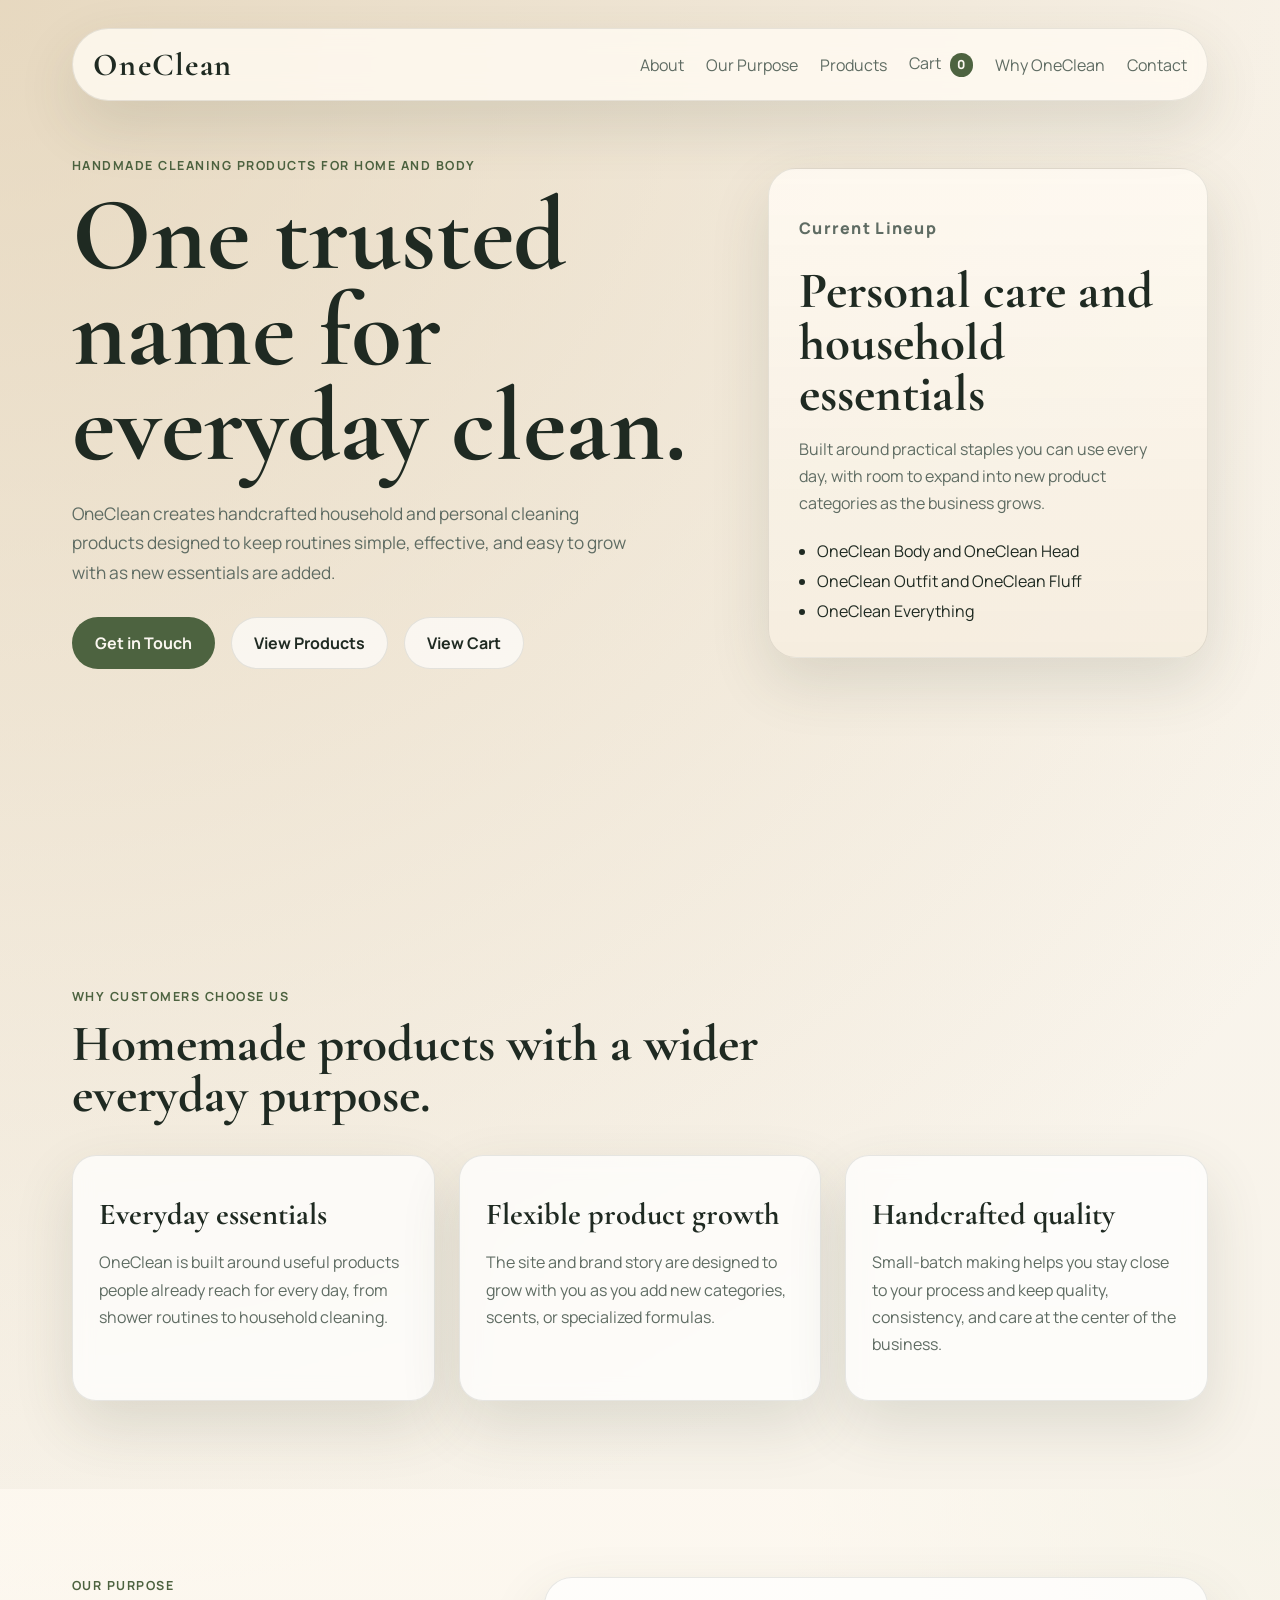
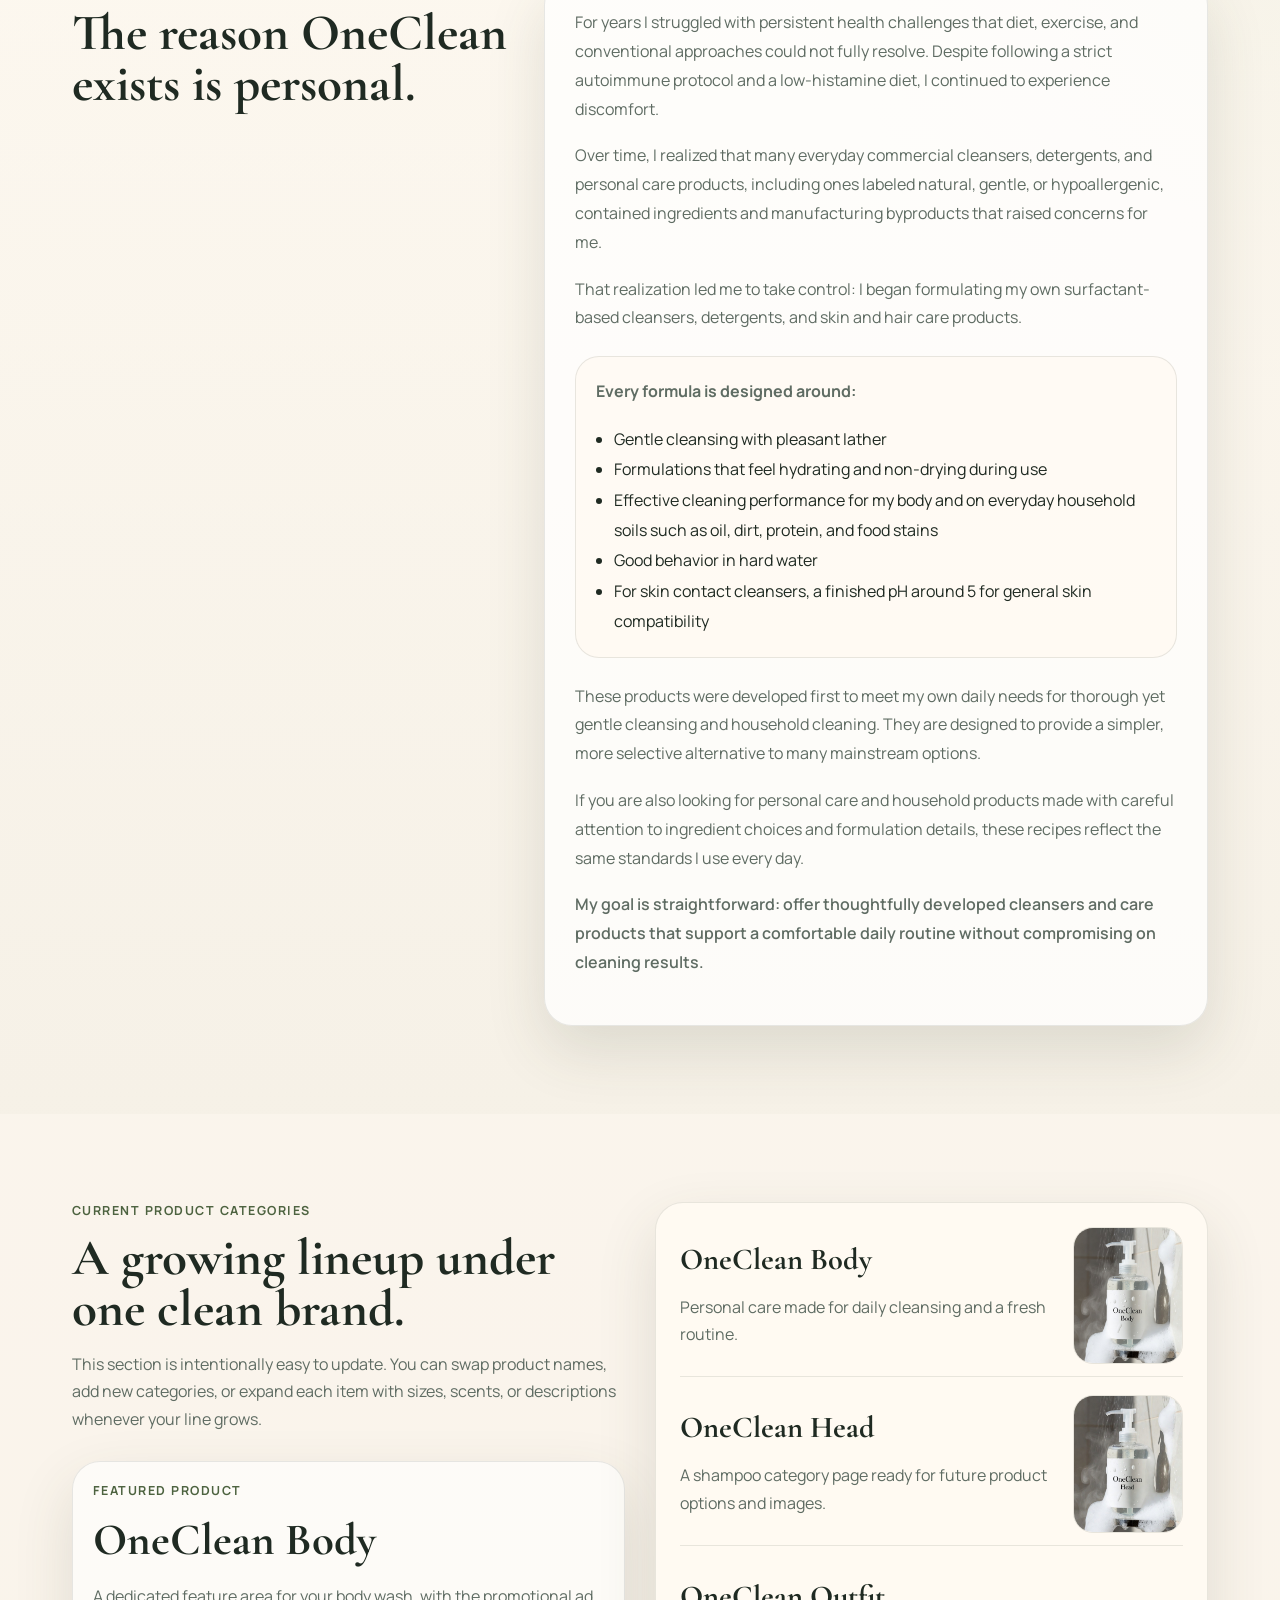
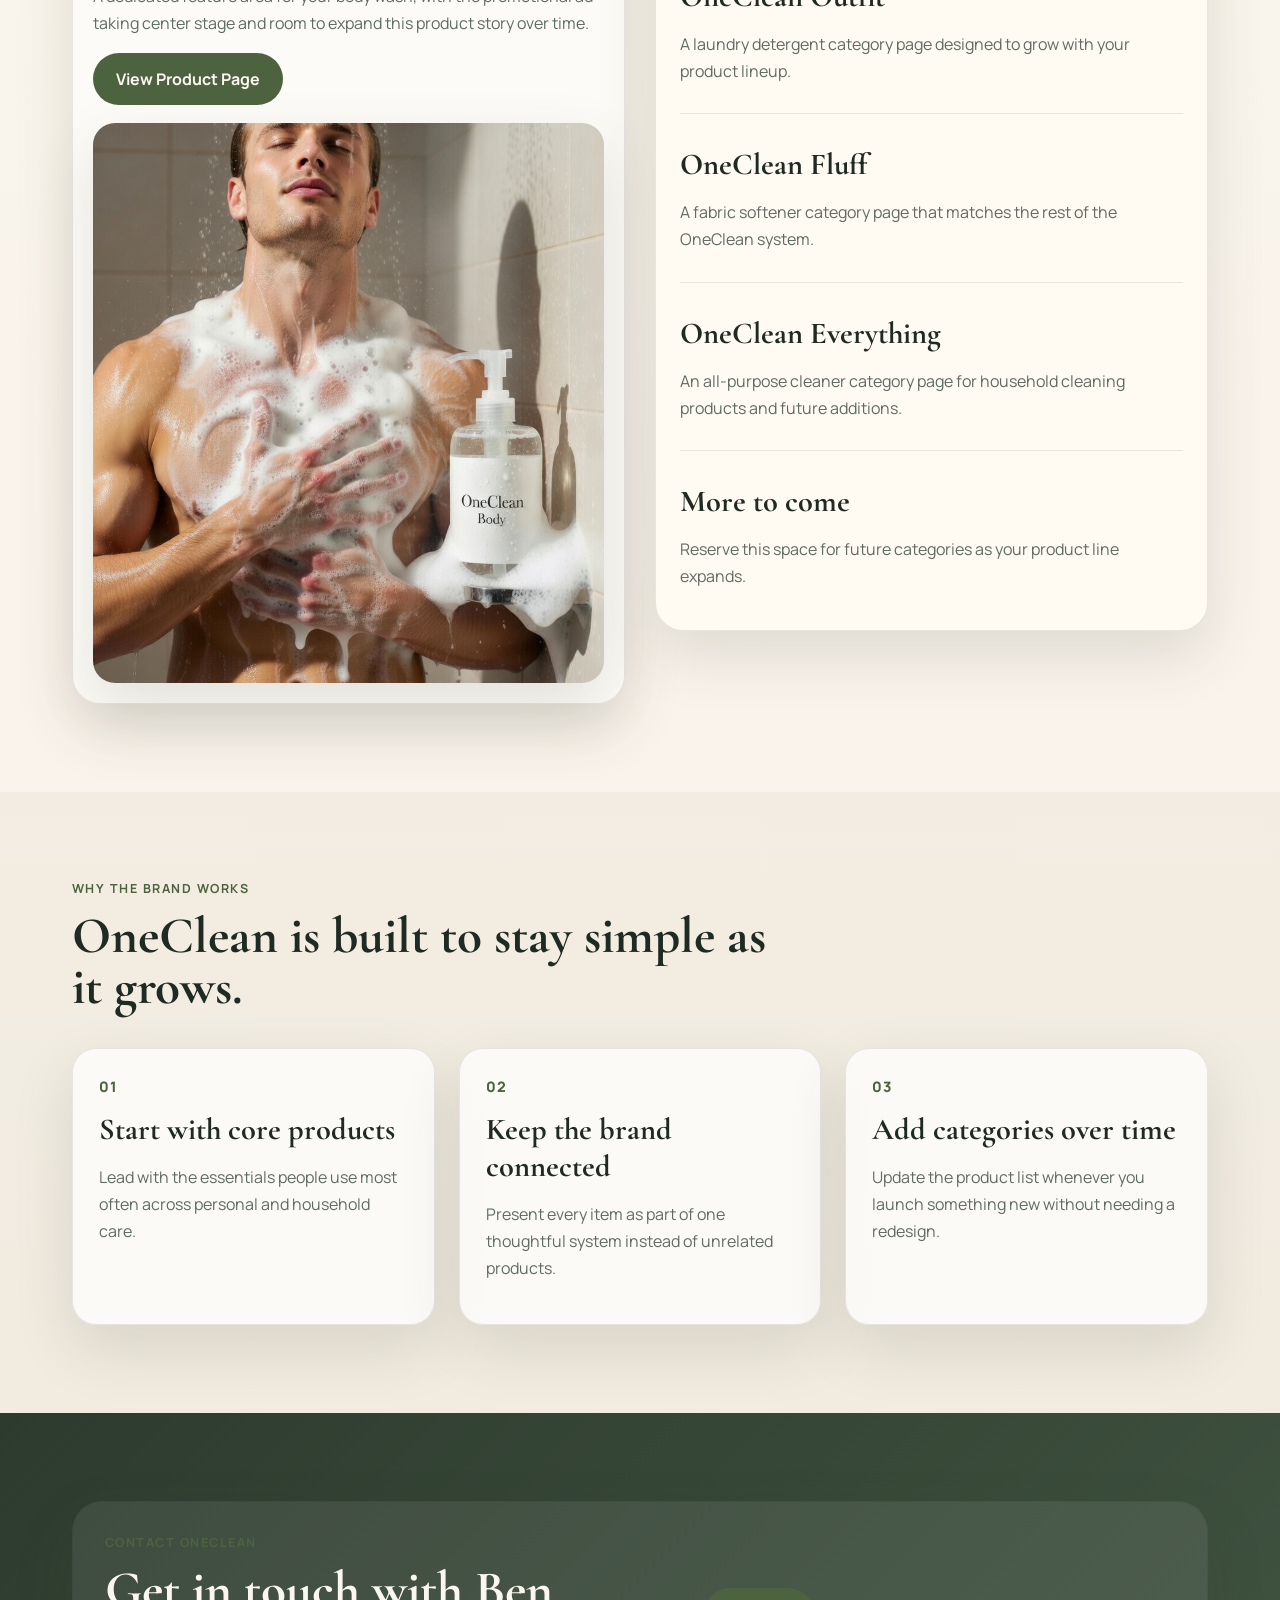
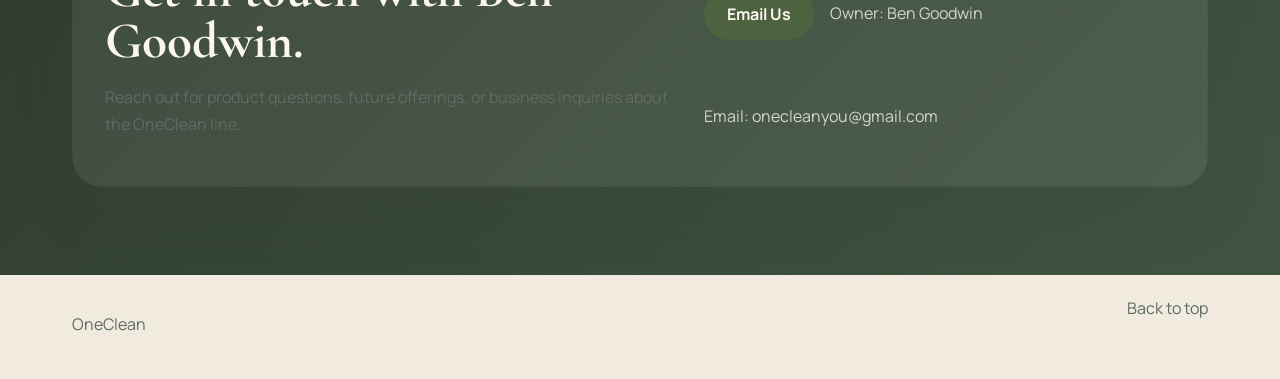
<file: index.html>
<!DOCTYPE html>
<html lang="en">
  <head>
    <meta charset="UTF-8" />
    <meta name="viewport" content="width=device-width, initial-scale=1.0" />
    <title>OneClean</title>
    <meta
      name="description"
      content="OneClean offers handmade household and personal cleaning products, from body wash and shampoo to laundry and all-purpose cleaners."
    />
    <link rel="preconnect" href="https://fonts.googleapis.com" />
    <link rel="preconnect" href="https://fonts.gstatic.com" crossorigin />
    <link
      href="https://fonts.googleapis.com/css2?family=Cormorant+Garamond:wght@500;600;700&family=Manrope:wght@400;500;600;700&display=swap"
      rel="stylesheet"
    />
    <link rel="stylesheet" href="styles.css" />
  </head>
  <body>
    <header class="hero" id="top">
      <nav class="nav">
        <a class="brand" href="#top">OneClean</a>
        <button
          class="nav-toggle"
          type="button"
          aria-expanded="false"
          aria-controls="nav-links"
        >
          Menu
        </button>
        <div class="nav-links" id="nav-links">
          <a href="#about">About</a>
          <a href="#purpose">Our Purpose</a>
          <a href="#products">Products</a>
          <a href="cart.html">Cart <span class="cart-count" data-cart-count>0</span></a>
          <a href="#how-it-works">Why OneClean</a>
          <a href="#contact">Contact</a>
        </div>
      </nav>

      <div class="hero-content">
        <div class="hero-copy">
          <p class="eyebrow">Handmade cleaning products for home and body</p>
          <h1>One trusted name for everyday clean.</h1>
          <p class="hero-text">
            OneClean creates handcrafted household and personal cleaning
            products designed to keep routines simple, effective, and easy to
            grow with as new essentials are added.
          </p>
          <div class="hero-actions">
            <a class="button button-primary" href="#contact">Get in Touch</a>
            <a class="button button-secondary" href="#products">View Products</a>
            <a class="button button-secondary" href="cart.html">View Cart</a>
          </div>
        </div>

        <div class="hero-card">
          <p class="card-label">Current Lineup</p>
          <h2>Personal care and household essentials</h2>
          <p>
            Built around practical staples you can use every day, with room to
            expand into new product categories as the business grows.
          </p>
          <ul class="feature-list">
            <li>OneClean Body and OneClean Head</li>
            <li>OneClean Outfit and OneClean Fluff</li>
            <li>OneClean Everything</li>
          </ul>
        </div>
      </div>
    </header>

    <main>
      <section class="section section-light" id="about">
        <div class="section-heading">
          <p class="eyebrow">Why customers choose us</p>
          <h2>Homemade products with a wider everyday purpose.</h2>
        </div>
        <div class="grid grid-three">
          <article class="info-card">
            <h3>Everyday essentials</h3>
            <p>
              OneClean is built around useful products people already reach for
              every day, from shower routines to household cleaning.
            </p>
          </article>
          <article class="info-card">
            <h3>Flexible product growth</h3>
            <p>
              The site and brand story are designed to grow with you as you add
              new categories, scents, or specialized formulas.
            </p>
          </article>
          <article class="info-card">
            <h3>Handcrafted quality</h3>
            <p>
              Small-batch making helps you stay close to your process and keep
              quality, consistency, and care at the center of the business.
            </p>
          </article>
        </div>
      </section>

      <section class="section section-purpose" id="purpose">
        <div class="purpose-layout">
          <div class="section-heading purpose-heading">
            <p class="eyebrow">Our Purpose</p>
            <h2>The reason OneClean exists is personal.</h2>
          </div>
          <div class="purpose-card">
            <p>
              For years I struggled with persistent health challenges that diet,
              exercise, and conventional approaches could not fully resolve.
              Despite following a strict autoimmune protocol and a
              low-histamine diet, I continued to experience discomfort.
            </p>
            <p>
              Over time, I realized that many everyday commercial cleansers,
              detergents, and personal care products, including ones labeled
              natural, gentle, or hypoallergenic, contained ingredients and
              manufacturing byproducts that raised concerns for me.
            </p>
            <p>
              That realization led me to take control: I began formulating my
              own surfactant-based cleansers, detergents, and skin and hair care
              products.
            </p>
            <div class="purpose-priorities">
              <p class="purpose-label">Every formula is designed around:</p>
              <ul class="feature-list">
                <li>Gentle cleansing with pleasant lather</li>
                <li>Formulations that feel hydrating and non-drying during use</li>
                <li>Effective cleaning performance for my body and on everyday household soils such as oil, dirt, protein, and food stains</li>
                <li>Good behavior in hard water</li>
                <li>For skin contact cleansers, a finished pH around 5 for general skin compatibility</li>
              </ul>
            </div>
            <p>
              These products were developed first to meet my own daily needs
              for thorough yet gentle cleansing and household cleaning. They
              are designed to provide a simpler, more selective alternative to
              many mainstream options.
            </p>
            <p>
              If you are also looking for personal care and household products
              made with careful attention to ingredient choices and formulation
              details, these recipes reflect the same standards I use every
              day.
            </p>
            <p class="purpose-close">
              My goal is straightforward: offer thoughtfully developed
              cleansers and care products that support a comfortable daily
              routine without compromising on cleaning results.
            </p>
          </div>
        </div>
      </section>

      <section class="section section-accent" id="products">
        <div class="split-layout">
          <div>
            <p class="eyebrow">Current product categories</p>
            <h2>A growing lineup under one clean brand.</h2>
            <p class="section-text">
              This section is intentionally easy to update. You can swap product
              names, add new categories, or expand each item with sizes, scents,
              or descriptions whenever your line grows.
            </p>
            <div class="featured-product">
              <div class="featured-copy">
                <p class="eyebrow">Featured product</p>
                <h3>OneClean Body</h3>
                <p class="section-text">
                  A dedicated feature area for your body wash, with the
                  promotional ad taking center stage and room to expand this
                  product story over time.
                </p>
                <a class="button button-primary" href="bodywash.html"
                  >View Product Page</a
                >
              </div>
              <img
                class="featured-ad-image"
                src="images/oneclean-body-ad.jpeg"
                alt="Advertisement for OneClean Body body wash"
              />
            </div>
          </div>
          <div class="ingredient-panel">
            <div class="ingredient-item">
              <div class="product-item-header">
                <div>
                  <h3><a href="bodywash.html">OneClean Body</a></h3>
                  <p>
                    Personal care made for daily cleansing and a fresh routine.
                  </p>
                </div>
                <img
                  class="product-thumb"
                  src="images/oneclean-body-bottle.jpeg"
                  alt="Bottle of OneClean Body body wash"
                />
              </div>
            </div>
            <div class="ingredient-item">
              <div class="product-item-header">
                <div>
                  <h3><a href="shampoo.html">OneClean Head</a></h3>
                  <p>
                    A shampoo category page ready for future product options and
                    images.
                  </p>
                </div>
                <img
                  class="product-thumb"
                  src="images/oneclean-head-bottle.jpeg"
                  alt="Bottle of OneClean Head shampoo"
                />
              </div>
            </div>
            <div class="ingredient-item">
              <h3><a href="outfit.html">OneClean Outfit</a></h3>
              <p>A laundry detergent category page designed to grow with your product lineup.</p>
            </div>
            <div class="ingredient-item">
              <h3><a href="fluff.html">OneClean Fluff</a></h3>
              <p>A fabric softener category page that matches the rest of the OneClean system.</p>
            </div>
            <div class="ingredient-item">
              <h3><a href="everything.html">OneClean Everything</a></h3>
              <p>An all-purpose cleaner category page for household cleaning products and future additions.</p>
            </div>
            <div class="ingredient-item">
              <h3>More to come</h3>
              <p>Reserve this space for future categories as your product line expands.</p>
            </div>
          </div>
        </div>
      </section>

      <section class="section section-light" id="how-it-works">
        <div class="section-heading">
          <p class="eyebrow">Why the brand works</p>
          <h2>OneClean is built to stay simple as it grows.</h2>
        </div>
        <div class="grid grid-three">
          <article class="step-card">
            <span class="step-number">01</span>
            <h3>Start with core products</h3>
            <p>Lead with the essentials people use most often across personal and household care.</p>
          </article>
          <article class="step-card">
            <span class="step-number">02</span>
            <h3>Keep the brand connected</h3>
            <p>Present every item as part of one thoughtful system instead of unrelated products.</p>
          </article>
          <article class="step-card">
            <span class="step-number">03</span>
            <h3>Add categories over time</h3>
            <p>Update the product list whenever you launch something new without needing a redesign.</p>
          </article>
        </div>
      </section>

      <section class="section section-dark" id="contact">
        <div class="contact-panel">
          <div>
            <p class="eyebrow">Contact OneClean</p>
            <h2>Get in touch with Ben Goodwin.</h2>
            <p class="section-text">
              Reach out for product questions, future offerings, or business
              inquiries about the OneClean line.
            </p>
          </div>
          <div class="contact-actions">
            <a class="button button-primary" href="mailto:onecleanyou@gmail.com"
              >Email Us</a
            >
            <p class="contact-note">Owner: Ben Goodwin</p>
            <p class="contact-note">Email: onecleanyou@gmail.com</p>
          </div>
        </div>
      </section>
    </main>

    <footer class="footer">
      <p>OneClean</p>
      <a href="#top">Back to top</a>
    </footer>

    <script src="script.js"></script>
  </body>
</html>
</file>
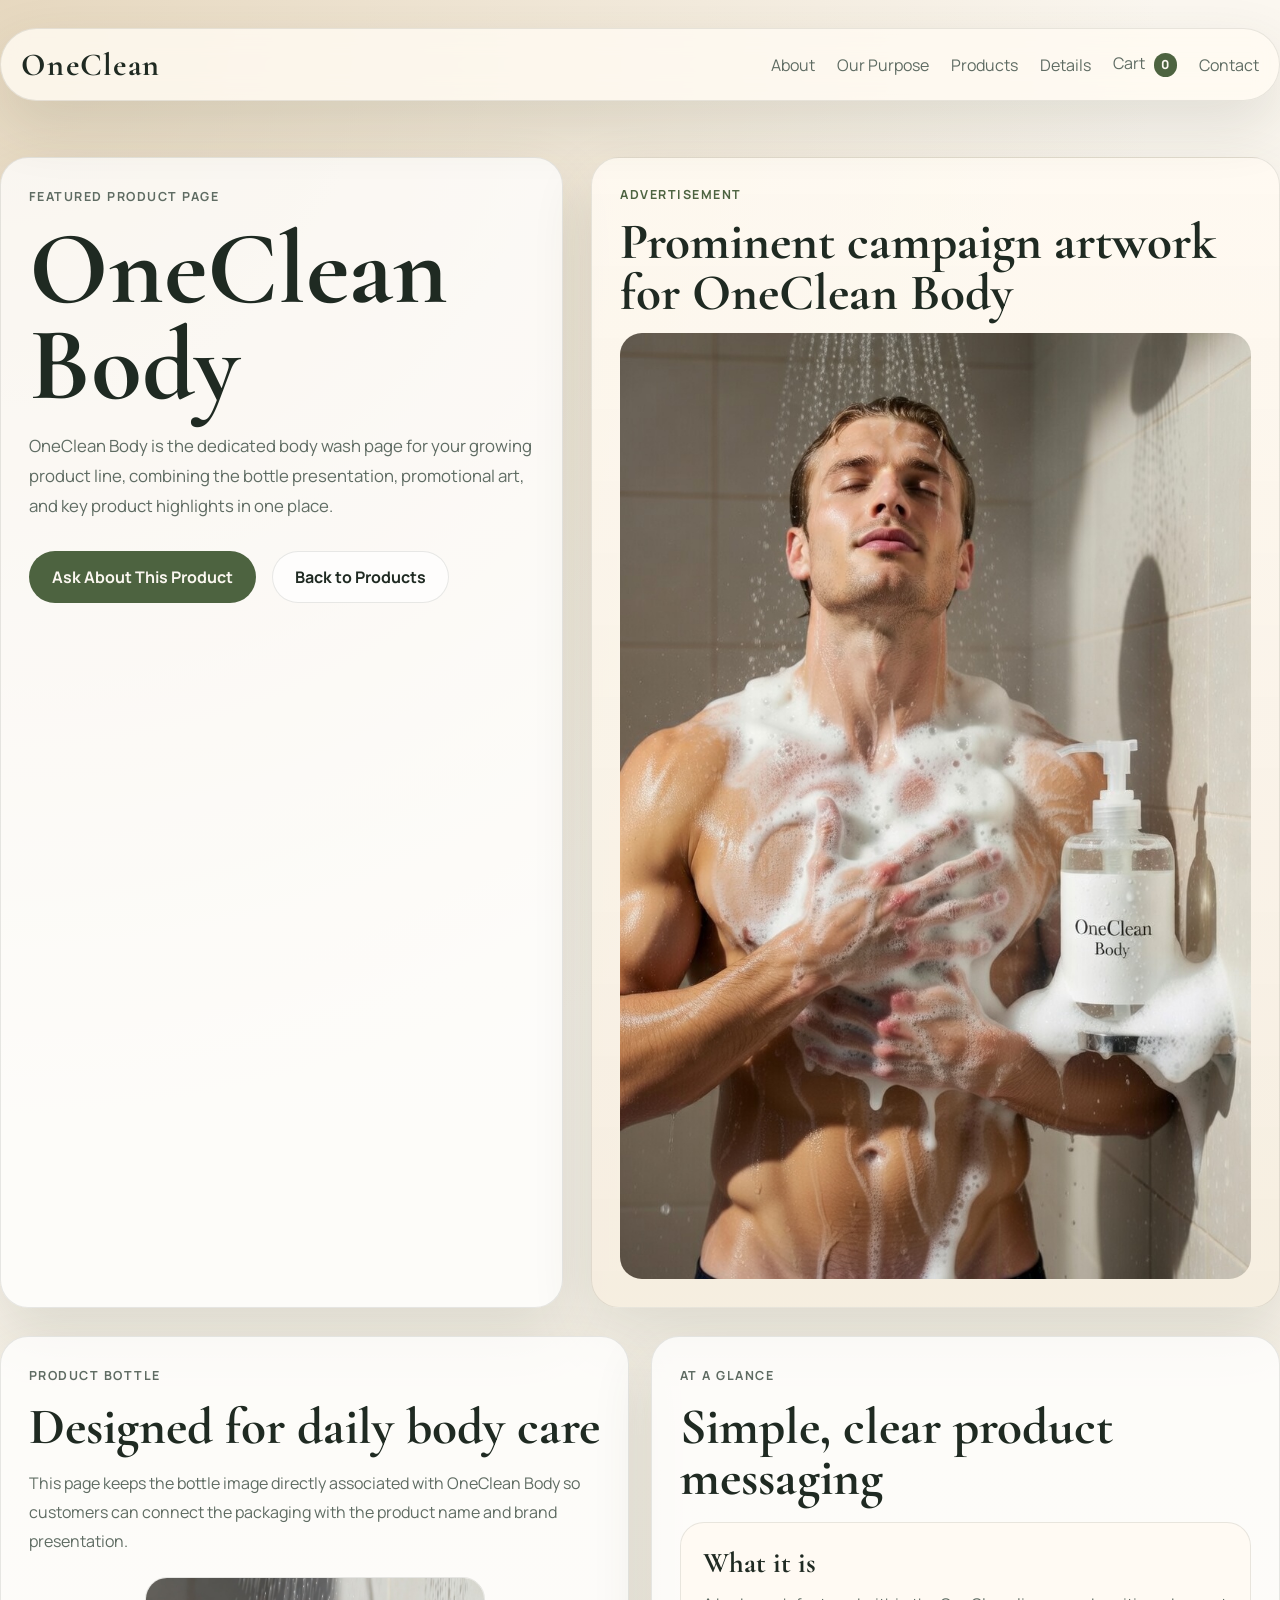
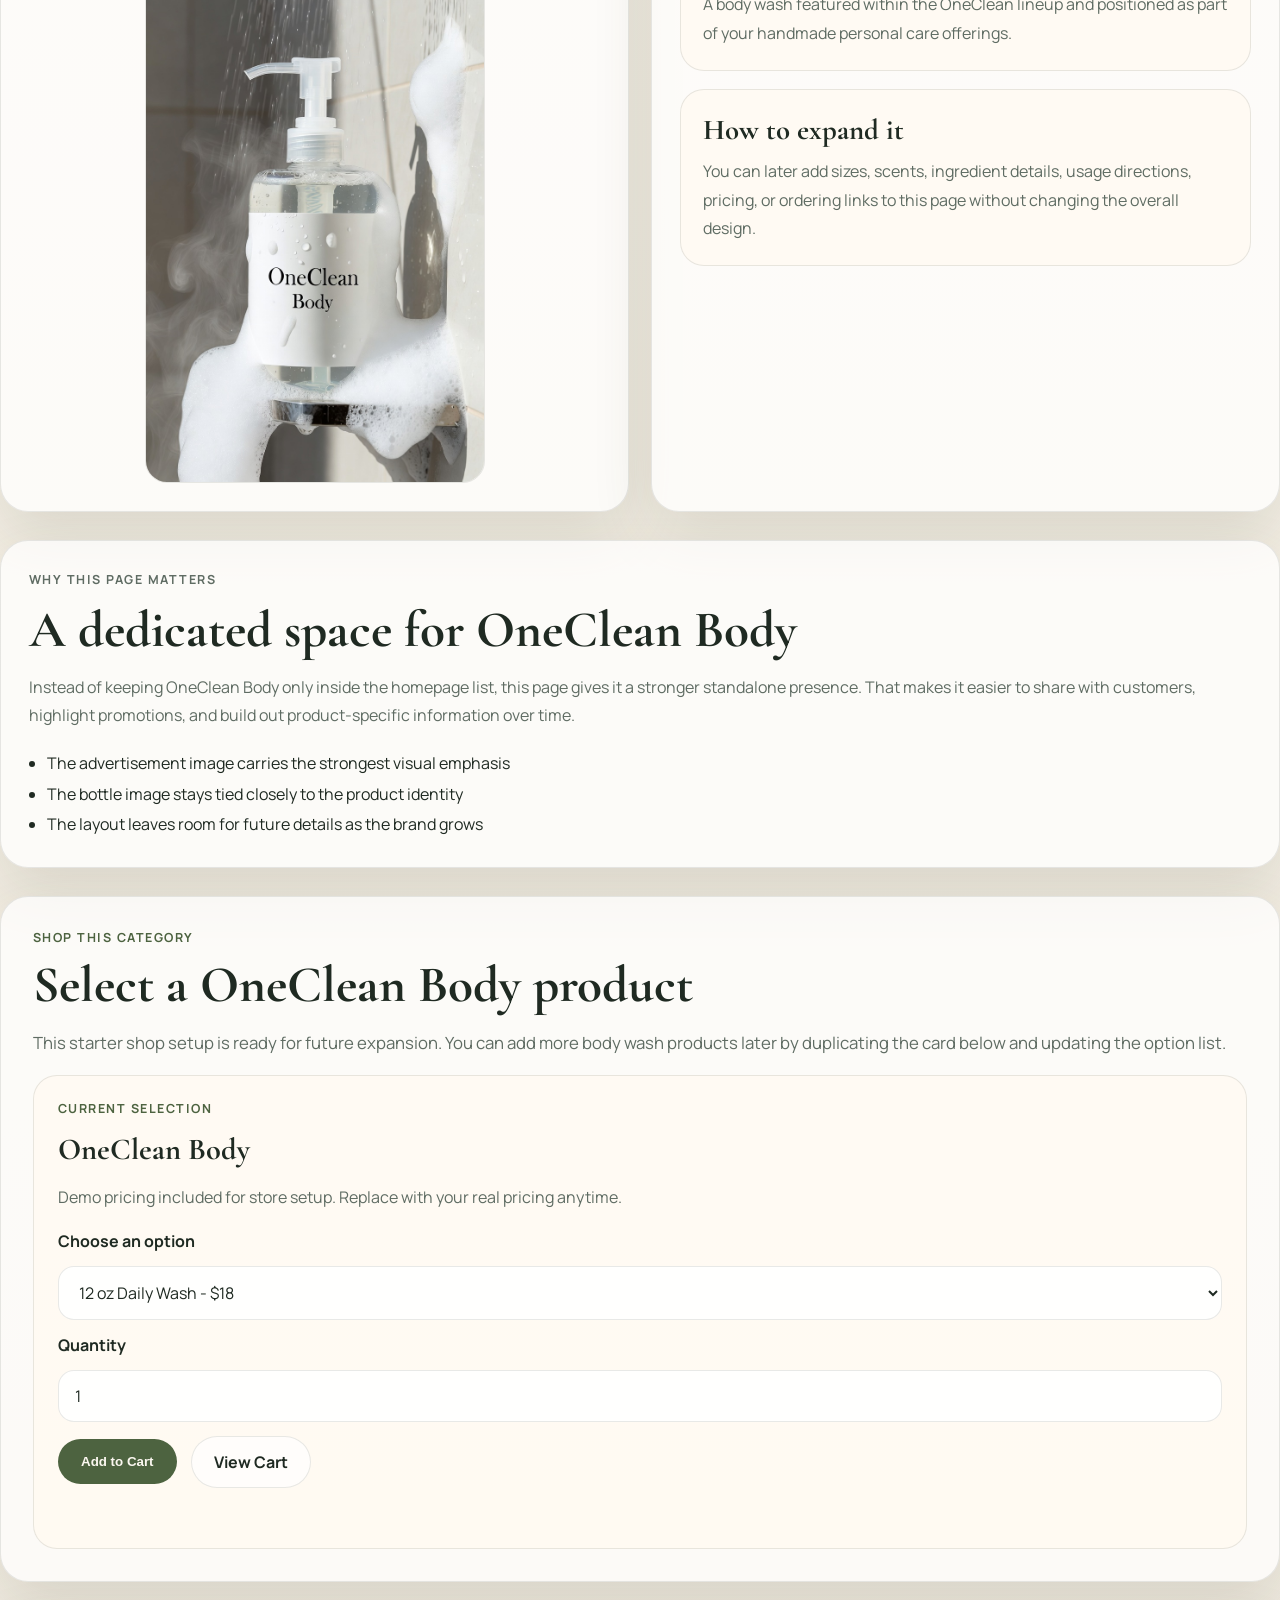
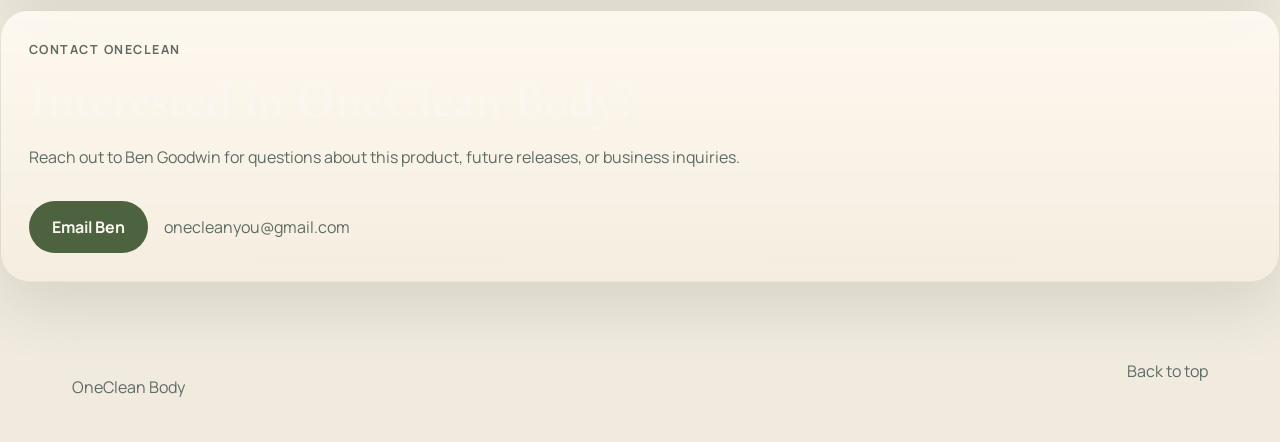
<file: bodywash.html>
<!DOCTYPE html>
<html lang="en">
  <head>
    <meta charset="UTF-8" />
    <meta name="viewport" content="width=device-width, initial-scale=1.0" />
    <title>OneClean Body</title>
    <meta
      name="description"
      content="OneClean Body is the dedicated body wash page from OneClean, featuring product details and promotional imagery."
    />
    <link rel="preconnect" href="https://fonts.googleapis.com" />
    <link rel="preconnect" href="https://fonts.gstatic.com" crossorigin />
    <link
      href="https://fonts.googleapis.com/css2?family=Cormorant+Garamond:wght@500;600;700&family=Manrope:wght@400;500;600;700&display=swap"
      rel="stylesheet"
    />
    <link rel="stylesheet" href="styles.css" />
  </head>
  <body>
    <header class="product-page" id="top">
      <nav class="nav">
        <a class="brand" href="index.html">OneClean</a>
        <button
          class="nav-toggle"
          type="button"
          aria-expanded="false"
          aria-controls="nav-links"
        >
          Menu
        </button>
        <div class="nav-links" id="nav-links">
          <a href="index.html#about">About</a>
          <a href="index.html#purpose">Our Purpose</a>
          <a href="index.html#products">Products</a>
          <a href="#details">Details</a>
          <a href="cart.html">Cart <span class="cart-count" data-cart-count>0</span></a>
          <a href="#contact">Contact</a>
        </div>
      </nav>

      <main class="product-page-grid">
        <section class="product-hero">
          <div class="product-hero-copy">
            <p class="eyebrow">Featured product page</p>
            <h1>OneClean Body</h1>
            <p class="product-summary">
              OneClean Body is the dedicated body wash page for your growing
              product line, combining the bottle presentation, promotional art,
              and key product highlights in one place.
            </p>
            <div class="hero-actions">
              <a class="button button-primary" href="#contact">Ask About This Product</a>
              <a class="button button-secondary" href="index.html#products"
                >Back to Products</a
              >
            </div>
          </div>
          <div class="product-ad-panel">
            <p class="eyebrow">Advertisement</p>
            <h2>Prominent campaign artwork for OneClean Body</h2>
            <img
              class="product-ad-image-large"
              src="images/oneclean-body-ad.jpeg"
              alt="Advertisement for OneClean Body body wash"
            />
          </div>
        </section>

        <section class="product-detail-grid" id="details">
          <article class="product-bottle-panel">
            <p class="eyebrow">Product bottle</p>
            <h2>Designed for daily body care</h2>
            <p>
              This page keeps the bottle image directly associated with
              OneClean Body so customers can connect the packaging with the
              product name and brand presentation.
            </p>
            <img
              class="product-image"
              src="images/oneclean-body-bottle.jpeg"
              alt="Bottle of OneClean Body body wash"
            />
          </article>
          <article class="product-details">
            <p class="eyebrow">At a glance</p>
            <h2>Simple, clear product messaging</h2>
            <div class="product-detail-card">
              <h3>What it is</h3>
              <p>
                A body wash featured within the OneClean lineup and positioned
                as part of your handmade personal care offerings.
              </p>
            </div>
            <div class="product-detail-card">
              <h3>How to expand it</h3>
              <p>
                You can later add sizes, scents, ingredient details, usage
                directions, pricing, or ordering links to this page without
                changing the overall design.
              </p>
            </div>
          </article>
        </section>

        <section class="product-story">
          <p class="eyebrow">Why this page matters</p>
          <h2>A dedicated space for OneClean Body</h2>
          <p>
            Instead of keeping OneClean Body only inside the homepage list, this
            page gives it a stronger standalone presence. That makes it easier
            to share with customers, highlight promotions, and build out
            product-specific information over time.
          </p>
          <ul class="product-list">
            <li>The advertisement image carries the strongest visual emphasis</li>
            <li>The bottle image stays tied closely to the product identity</li>
            <li>The layout leaves room for future details as the brand grows</li>
          </ul>
        </section>

        <section class="product-shop" id="shop">
          <p class="eyebrow">Shop This Category</p>
          <h2>Select a OneClean Body product</h2>
          <p class="product-summary">
            This starter shop setup is ready for future expansion. You can add
            more body wash products later by duplicating the card below and
            updating the option list.
          </p>
          <div class="shop-grid">
            <article class="shop-card">
              <p class="eyebrow">Current selection</p>
              <h3>OneClean Body</h3>
              <p class="shop-price-note">Demo pricing included for store setup. Replace with your real pricing anytime.</p>
              <form
                class="add-to-cart-form"
                data-category="Body Wash"
                data-product-base="OneClean Body"
              >
                <label class="shop-label" for="bodywash-option">Choose an option</label>
                <select id="bodywash-option" name="option" class="shop-input">
                  <option value="12 oz Daily Wash" data-price="18">12 oz Daily Wash - $18</option>
                  <option value="16 oz Family Size" data-price="22">16 oz Family Size - $22</option>
                </select>
                <label class="shop-label" for="bodywash-quantity">Quantity</label>
                <input
                  id="bodywash-quantity"
                  class="shop-input"
                  type="number"
                  name="quantity"
                  min="1"
                  max="12"
                  value="1"
                />
                <div class="shop-actions">
                  <button class="button button-primary" type="submit">Add to Cart</button>
                  <a class="button button-secondary" href="cart.html">View Cart</a>
                </div>
                <p class="shop-feedback" aria-live="polite"></p>
              </form>
            </article>
          </div>
        </section>

        <section class="product-cta section-dark" id="contact">
          <p class="eyebrow">Contact OneClean</p>
          <h2>Interested in OneClean Body?</h2>
          <p>
            Reach out to Ben Goodwin for questions about this product, future
            releases, or business inquiries.
          </p>
          <div class="contact-actions">
            <a class="button button-primary" href="mailto:onecleanyou@gmail.com"
              >Email Ben</a
            >
            <p class="contact-note">onecleanyou@gmail.com</p>
          </div>
        </section>
      </main>
    </header>

    <footer class="footer">
      <p>OneClean Body</p>
      <a href="#top">Back to top</a>
    </footer>

    <script src="script.js"></script>
  </body>
</html>
</file>
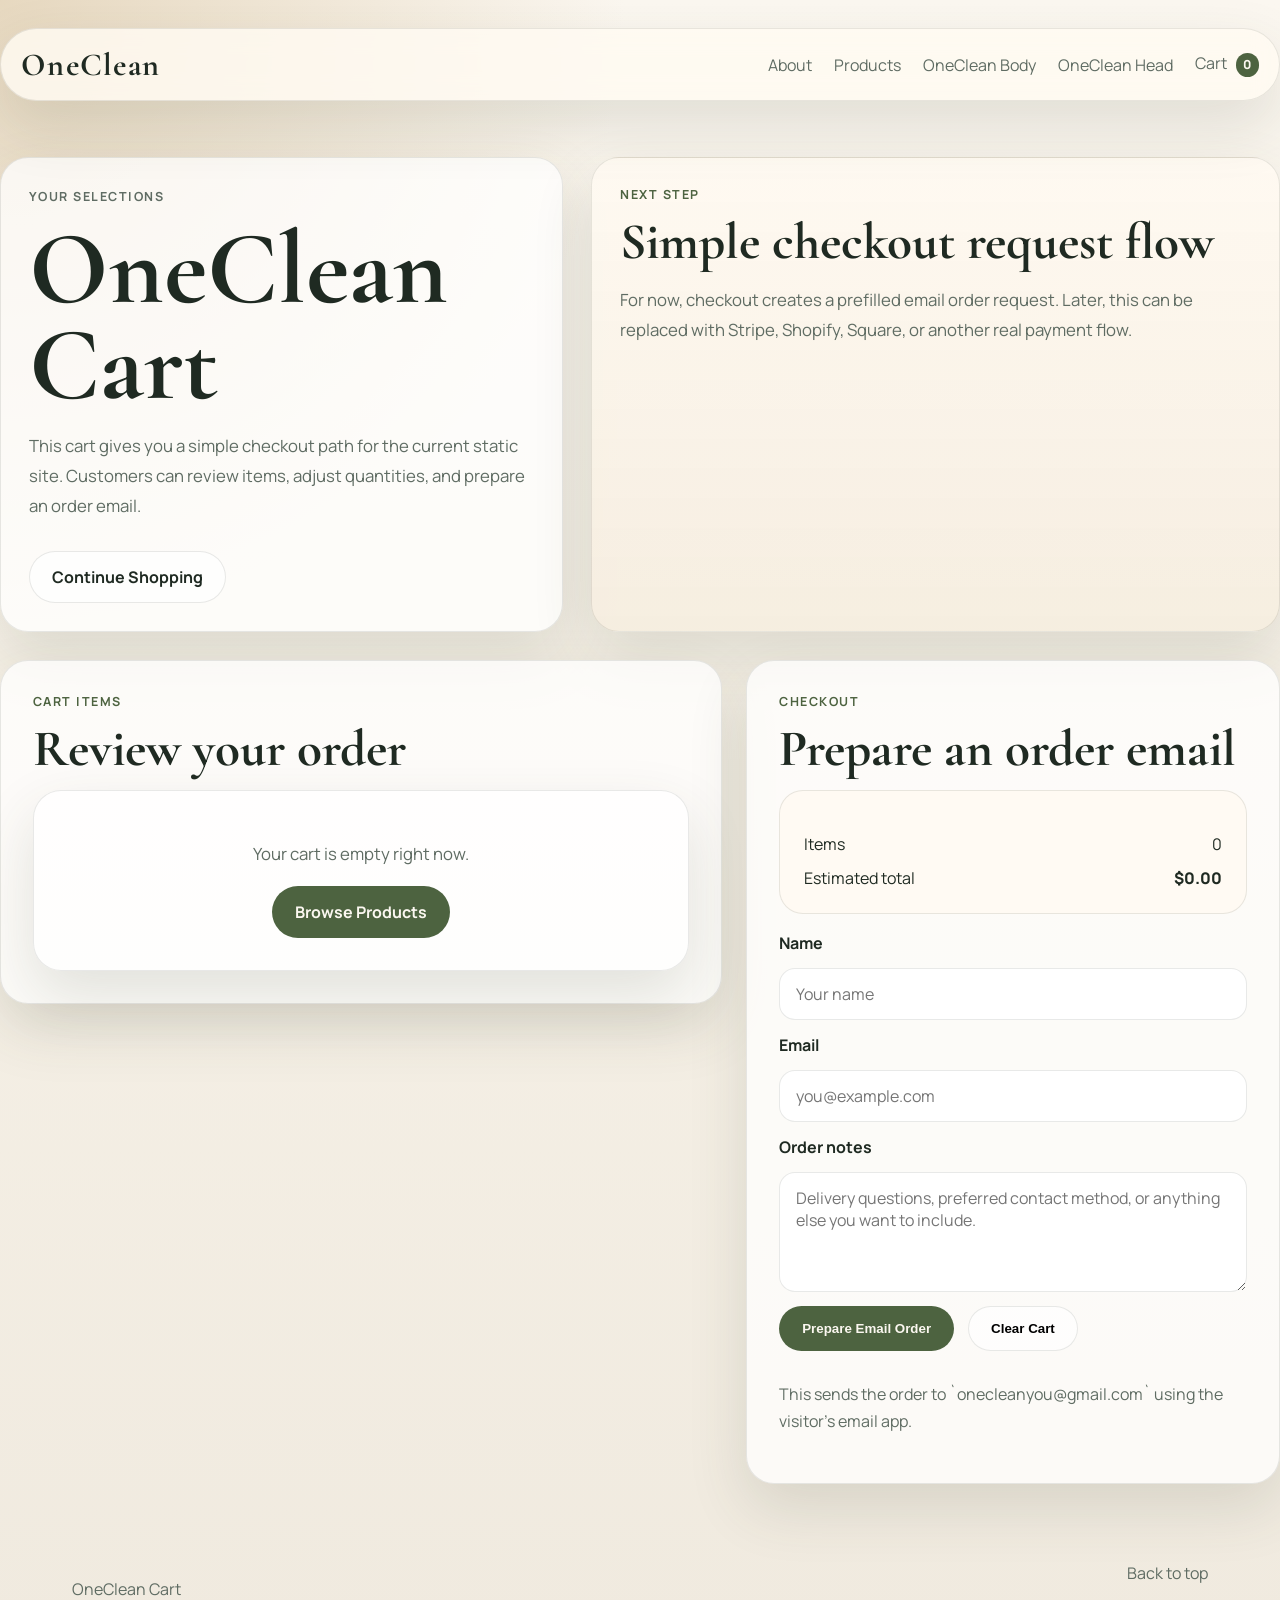
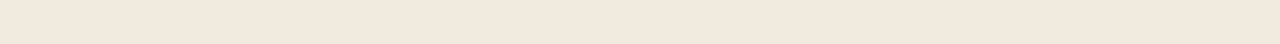
<file: cart.html>
<!DOCTYPE html>
<html lang="en">
  <head>
    <meta charset="UTF-8" />
    <meta name="viewport" content="width=device-width, initial-scale=1.0" />
    <title>OneClean Cart</title>
    <meta
      name="description"
      content="Review selected OneClean products and prepare a simple order request."
    />
    <link rel="preconnect" href="https://fonts.googleapis.com" />
    <link rel="preconnect" href="https://fonts.gstatic.com" crossorigin />
    <link
      href="https://fonts.googleapis.com/css2?family=Cormorant+Garamond:wght@500;600;700&family=Manrope:wght@400;500;600;700&display=swap"
      rel="stylesheet"
    />
    <link rel="stylesheet" href="styles.css" />
  </head>
  <body>
    <header class="product-page" id="top">
      <nav class="nav">
        <a class="brand" href="index.html">OneClean</a>
        <button class="nav-toggle" type="button" aria-expanded="false" aria-controls="nav-links">
          Menu
        </button>
        <div class="nav-links" id="nav-links">
          <a href="index.html#about">About</a>
          <a href="index.html#products">Products</a>
          <a href="bodywash.html">OneClean Body</a>
          <a href="shampoo.html">OneClean Head</a>
          <a href="cart.html">Cart <span class="cart-count" data-cart-count>0</span></a>
        </div>
      </nav>

      <main class="product-page-grid">
        <section class="product-hero">
          <div class="product-hero-copy">
            <p class="eyebrow">Your selections</p>
            <h1>OneClean Cart</h1>
            <p class="product-summary">
              This cart gives you a simple checkout path for the current static
              site. Customers can review items, adjust quantities, and prepare
              an order email.
            </p>
            <div class="hero-actions">
              <a class="button button-secondary" href="index.html#products">Continue Shopping</a>
            </div>
          </div>
          <div class="product-ad-panel">
            <p class="eyebrow">Next step</p>
            <h2>Simple checkout request flow</h2>
            <p class="product-summary">
              For now, checkout creates a prefilled email order request. Later,
              this can be replaced with Stripe, Shopify, Square, or another real
              payment flow.
            </p>
          </div>
        </section>

        <section class="cart-layout" data-cart-view>
          <section class="cart-panel">
            <p class="eyebrow">Cart Items</p>
            <h2>Review your order</h2>
            <div class="cart-empty" data-cart-empty>
              <p class="product-summary">Your cart is empty right now.</p>
              <a class="button button-primary" href="index.html#products">Browse Products</a>
            </div>
            <div class="cart-items" data-cart-items></div>
          </section>

          <aside class="checkout-panel">
            <p class="eyebrow">Checkout</p>
            <h2>Prepare an order email</h2>
            <div class="checkout-summary">
              <div class="cart-totals">
                <div class="cart-totals-row">
                  <span>Items</span>
                  <span data-cart-items-total>0</span>
                </div>
                <div class="cart-totals-row">
                  <span>Estimated total</span>
                  <span class="cart-total-strong" data-cart-grand-total>$0.00</span>
                </div>
              </div>
            </div>
            <form class="checkout-form" data-checkout-form>
              <label class="checkout-label" for="checkout-name">Name</label>
              <input class="checkout-input" id="checkout-name" name="customerName" type="text" placeholder="Your name" />
              <label class="checkout-label" for="checkout-email">Email</label>
              <input class="checkout-input" id="checkout-email" name="customerEmail" type="email" placeholder="you@example.com" />
              <label class="checkout-label" for="checkout-notes">Order notes</label>
              <textarea
                class="checkout-input checkout-input-message"
                id="checkout-notes"
                name="orderNotes"
                placeholder="Delivery questions, preferred contact method, or anything else you want to include."
              ></textarea>
              <div class="checkout-actions">
                <button class="button button-primary" type="submit">Prepare Email Order</button>
                <button class="button button-secondary" type="button" data-clear-cart>Clear Cart</button>
              </div>
              <p class="checkout-note">
                This sends the order to `onecleanyou@gmail.com` using the visitor's email app.
              </p>
            </form>
          </aside>
        </section>
      </main>
    </header>

    <footer class="footer">
      <p>OneClean Cart</p>
      <a href="#top">Back to top</a>
    </footer>

    <script src="script.js"></script>
  </body>
</html>
</file>
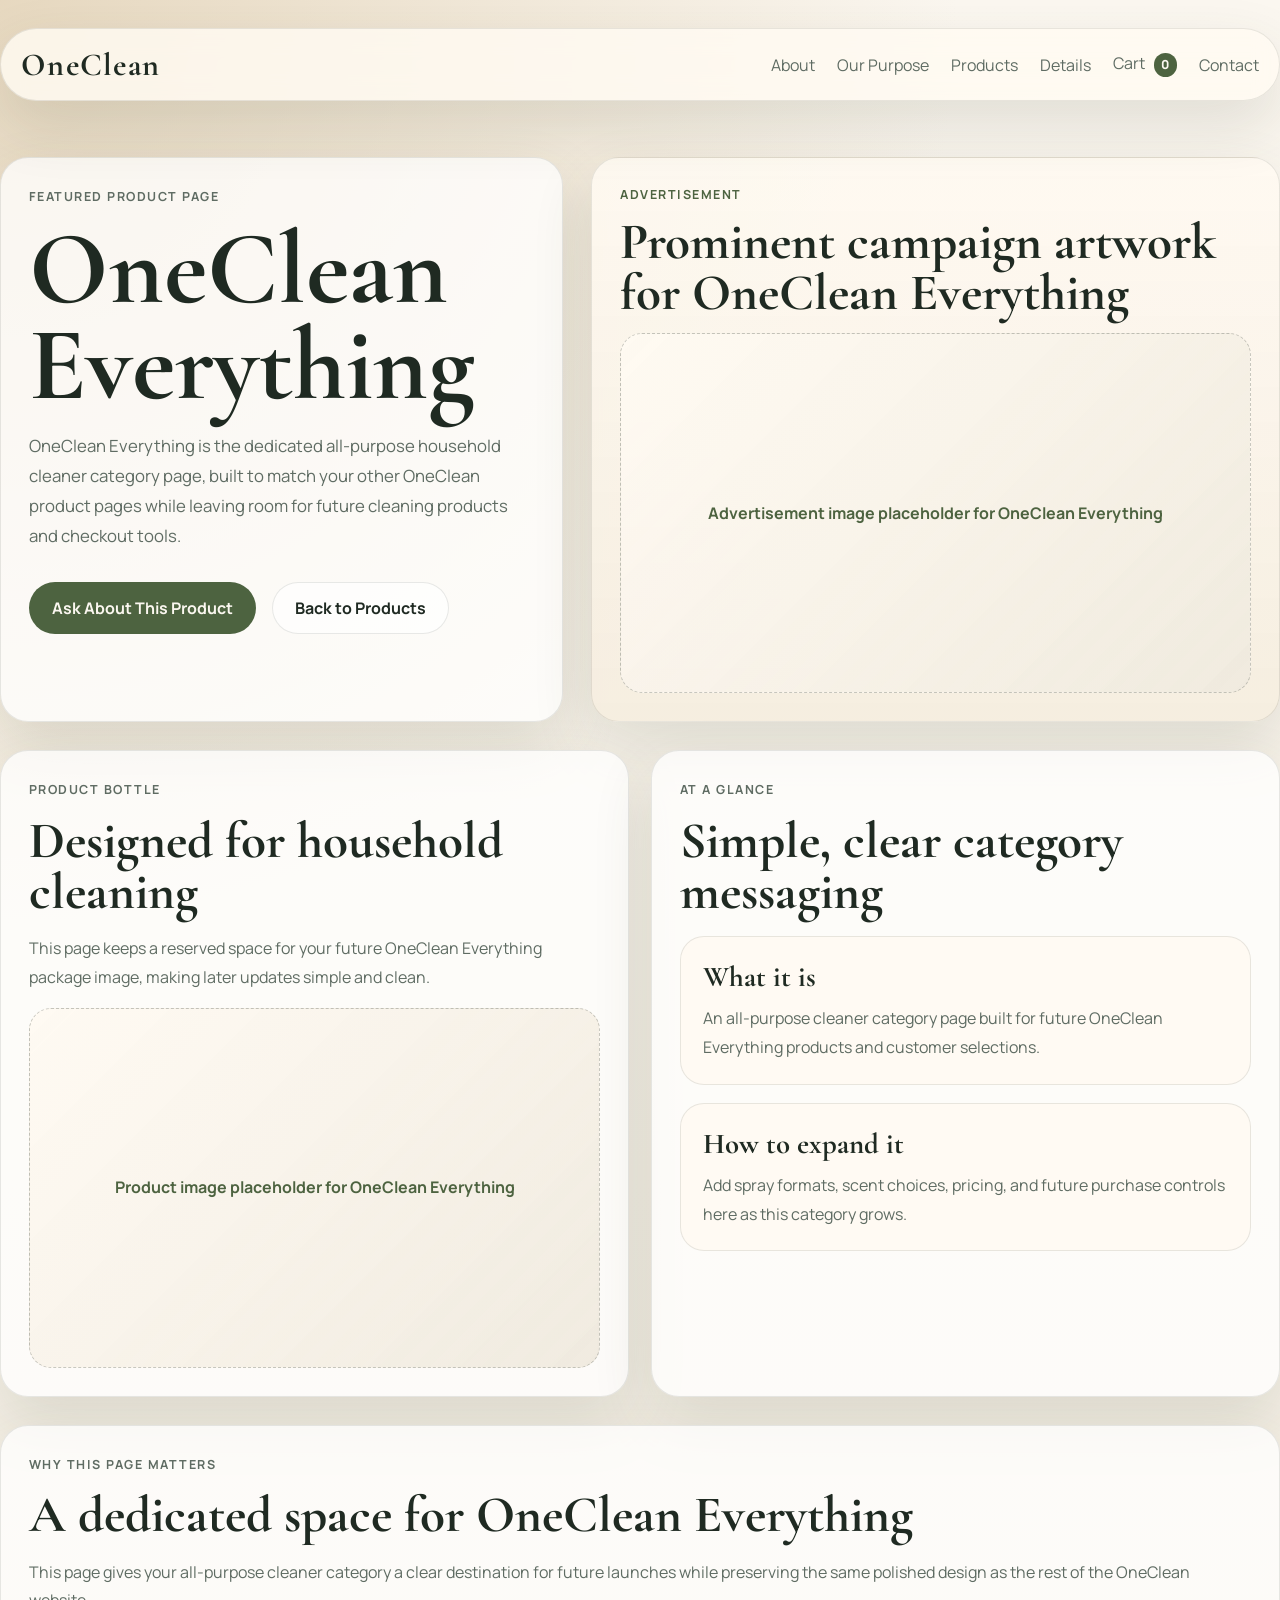
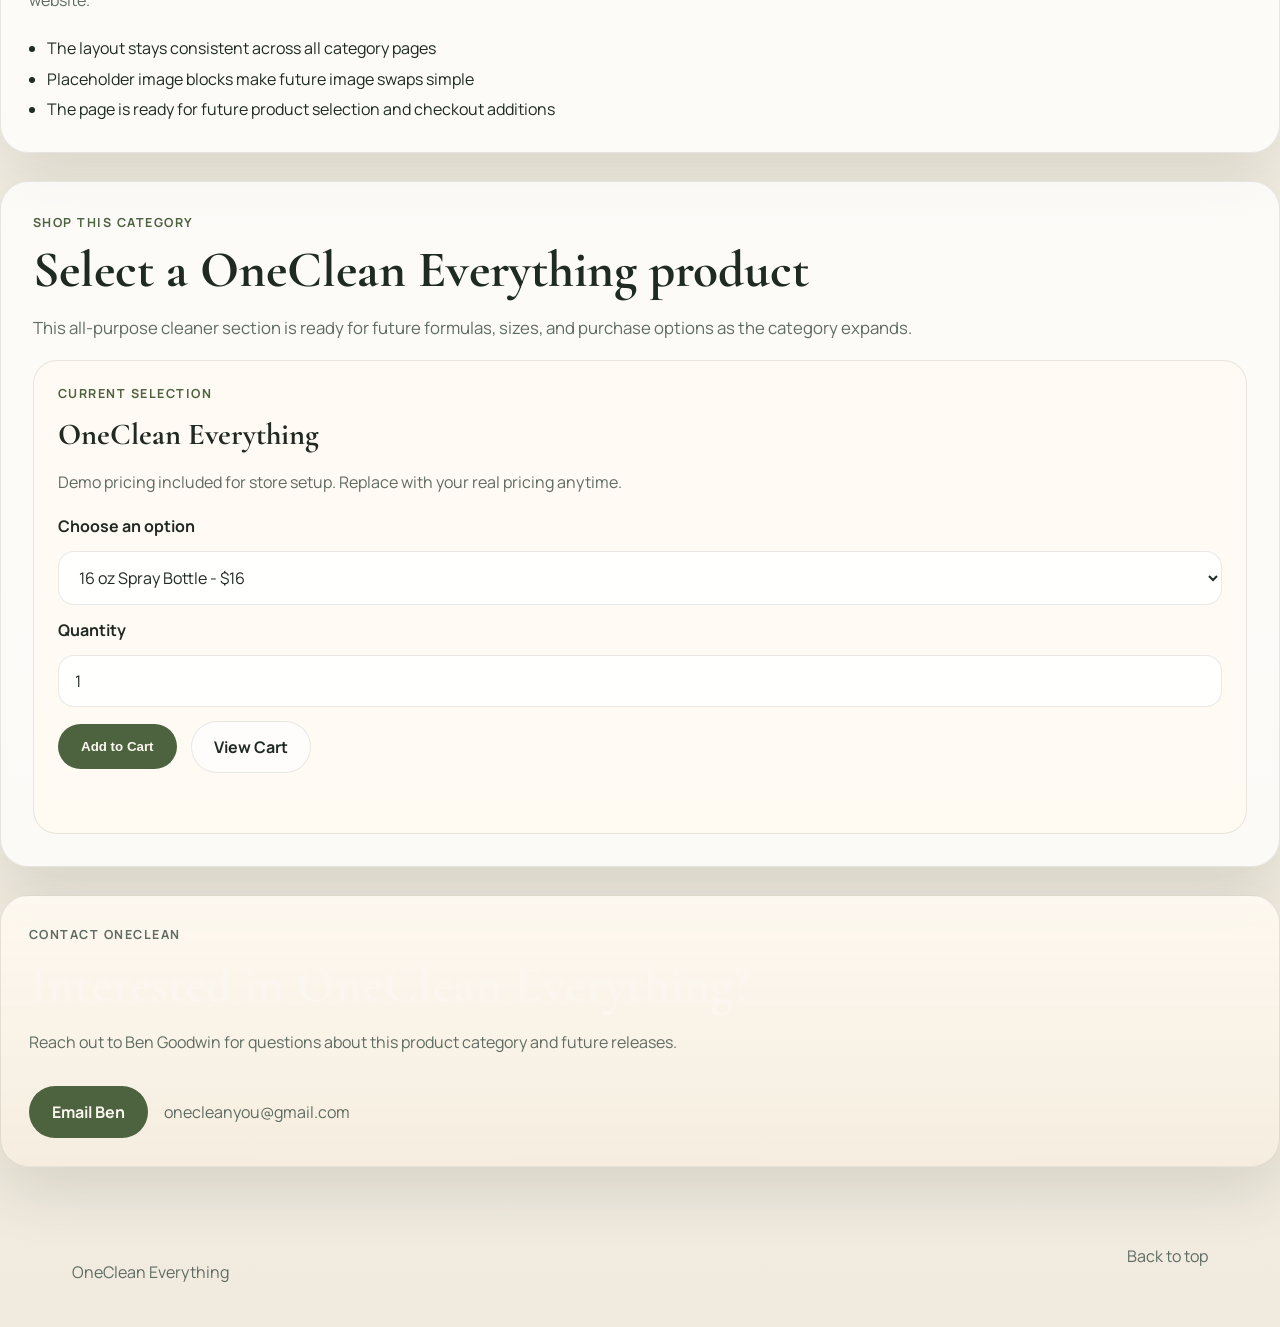
<file: everything.html>
<!DOCTYPE html>
<html lang="en">
  <head>
    <meta charset="UTF-8" />
    <meta name="viewport" content="width=device-width, initial-scale=1.0" />
    <title>OneClean Everything</title>
    <meta
      name="description"
      content="OneClean Everything is the dedicated all-purpose cleaner category page from OneClean, ready for future products and images."
    />
    <link rel="preconnect" href="https://fonts.googleapis.com" />
    <link rel="preconnect" href="https://fonts.gstatic.com" crossorigin />
    <link
      href="https://fonts.googleapis.com/css2?family=Cormorant+Garamond:wght@500;600;700&family=Manrope:wght@400;500;600;700&display=swap"
      rel="stylesheet"
    />
    <link rel="stylesheet" href="styles.css" />
  </head>
  <body>
    <header class="product-page" id="top">
      <nav class="nav">
        <a class="brand" href="index.html">OneClean</a>
        <button class="nav-toggle" type="button" aria-expanded="false" aria-controls="nav-links">
          Menu
        </button>
        <div class="nav-links" id="nav-links">
          <a href="index.html#about">About</a>
          <a href="index.html#purpose">Our Purpose</a>
          <a href="index.html#products">Products</a>
          <a href="#details">Details</a>
          <a href="cart.html">Cart <span class="cart-count" data-cart-count>0</span></a>
          <a href="#contact">Contact</a>
        </div>
      </nav>

      <main class="product-page-grid">
        <section class="product-hero">
          <div class="product-hero-copy">
            <p class="eyebrow">Featured product page</p>
            <h1>OneClean Everything</h1>
            <p class="product-summary">
              OneClean Everything is the dedicated all-purpose household cleaner
              category page, built to match your other OneClean product pages
              while leaving room for future cleaning products and checkout tools.
            </p>
            <div class="hero-actions">
              <a class="button button-primary" href="#contact">Ask About This Product</a>
              <a class="button button-secondary" href="index.html#products">Back to Products</a>
            </div>
          </div>
          <div class="product-ad-panel">
            <p class="eyebrow">Advertisement</p>
            <h2>Prominent campaign artwork for OneClean Everything</h2>
            <div class="image-placeholder">Advertisement image placeholder for OneClean Everything</div>
          </div>
        </section>

        <section class="product-detail-grid" id="details">
          <article class="product-bottle-panel">
            <p class="eyebrow">Product bottle</p>
            <h2>Designed for household cleaning</h2>
            <p>
              This page keeps a reserved space for your future OneClean
              Everything package image, making later updates simple and clean.
            </p>
            <div class="image-placeholder">Product image placeholder for OneClean Everything</div>
          </article>
          <article class="product-details">
            <p class="eyebrow">At a glance</p>
            <h2>Simple, clear category messaging</h2>
            <div class="product-detail-card">
              <h3>What it is</h3>
              <p>
                An all-purpose cleaner category page built for future OneClean
                Everything products and customer selections.
              </p>
            </div>
            <div class="product-detail-card">
              <h3>How to expand it</h3>
              <p>
                Add spray formats, scent choices, pricing, and future purchase
                controls here as this category grows.
              </p>
            </div>
          </article>
        </section>

        <section class="product-story">
          <p class="eyebrow">Why this page matters</p>
          <h2>A dedicated space for OneClean Everything</h2>
          <p>
            This page gives your all-purpose cleaner category a clear destination
            for future launches while preserving the same polished design as the
            rest of the OneClean website.
          </p>
          <ul class="product-list">
            <li>The layout stays consistent across all category pages</li>
            <li>Placeholder image blocks make future image swaps simple</li>
            <li>The page is ready for future product selection and checkout additions</li>
          </ul>
        </section>

        <section class="product-shop" id="shop">
          <p class="eyebrow">Shop This Category</p>
          <h2>Select a OneClean Everything product</h2>
          <p class="product-summary">
            This all-purpose cleaner section is ready for future formulas,
            sizes, and purchase options as the category expands.
          </p>
          <div class="shop-grid">
            <article class="shop-card">
              <p class="eyebrow">Current selection</p>
              <h3>OneClean Everything</h3>
              <p class="shop-price-note">Demo pricing included for store setup. Replace with your real pricing anytime.</p>
              <form
                class="add-to-cart-form"
                data-category="All-Purpose Cleaner"
                data-product-base="OneClean Everything"
              >
                <label class="shop-label" for="everything-option">Choose an option</label>
                <select id="everything-option" name="option" class="shop-input">
                  <option value="16 oz Spray Bottle" data-price="16">16 oz Spray Bottle - $16</option>
                  <option value="32 oz Refill" data-price="24">32 oz Refill - $24</option>
                </select>
                <label class="shop-label" for="everything-quantity">Quantity</label>
                <input
                  id="everything-quantity"
                  class="shop-input"
                  type="number"
                  name="quantity"
                  min="1"
                  max="12"
                  value="1"
                />
                <div class="shop-actions">
                  <button class="button button-primary" type="submit">Add to Cart</button>
                  <a class="button button-secondary" href="cart.html">View Cart</a>
                </div>
                <p class="shop-feedback" aria-live="polite"></p>
              </form>
            </article>
          </div>
        </section>

        <section class="product-cta section-dark" id="contact">
          <p class="eyebrow">Contact OneClean</p>
          <h2>Interested in OneClean Everything?</h2>
          <p>Reach out to Ben Goodwin for questions about this product category and future releases.</p>
          <div class="contact-actions">
            <a class="button button-primary" href="mailto:onecleanyou@gmail.com">Email Ben</a>
            <p class="contact-note">onecleanyou@gmail.com</p>
          </div>
        </section>
      </main>
    </header>

    <footer class="footer">
      <p>OneClean Everything</p>
      <a href="#top">Back to top</a>
    </footer>

    <script src="script.js"></script>
  </body>
</html>
</file>
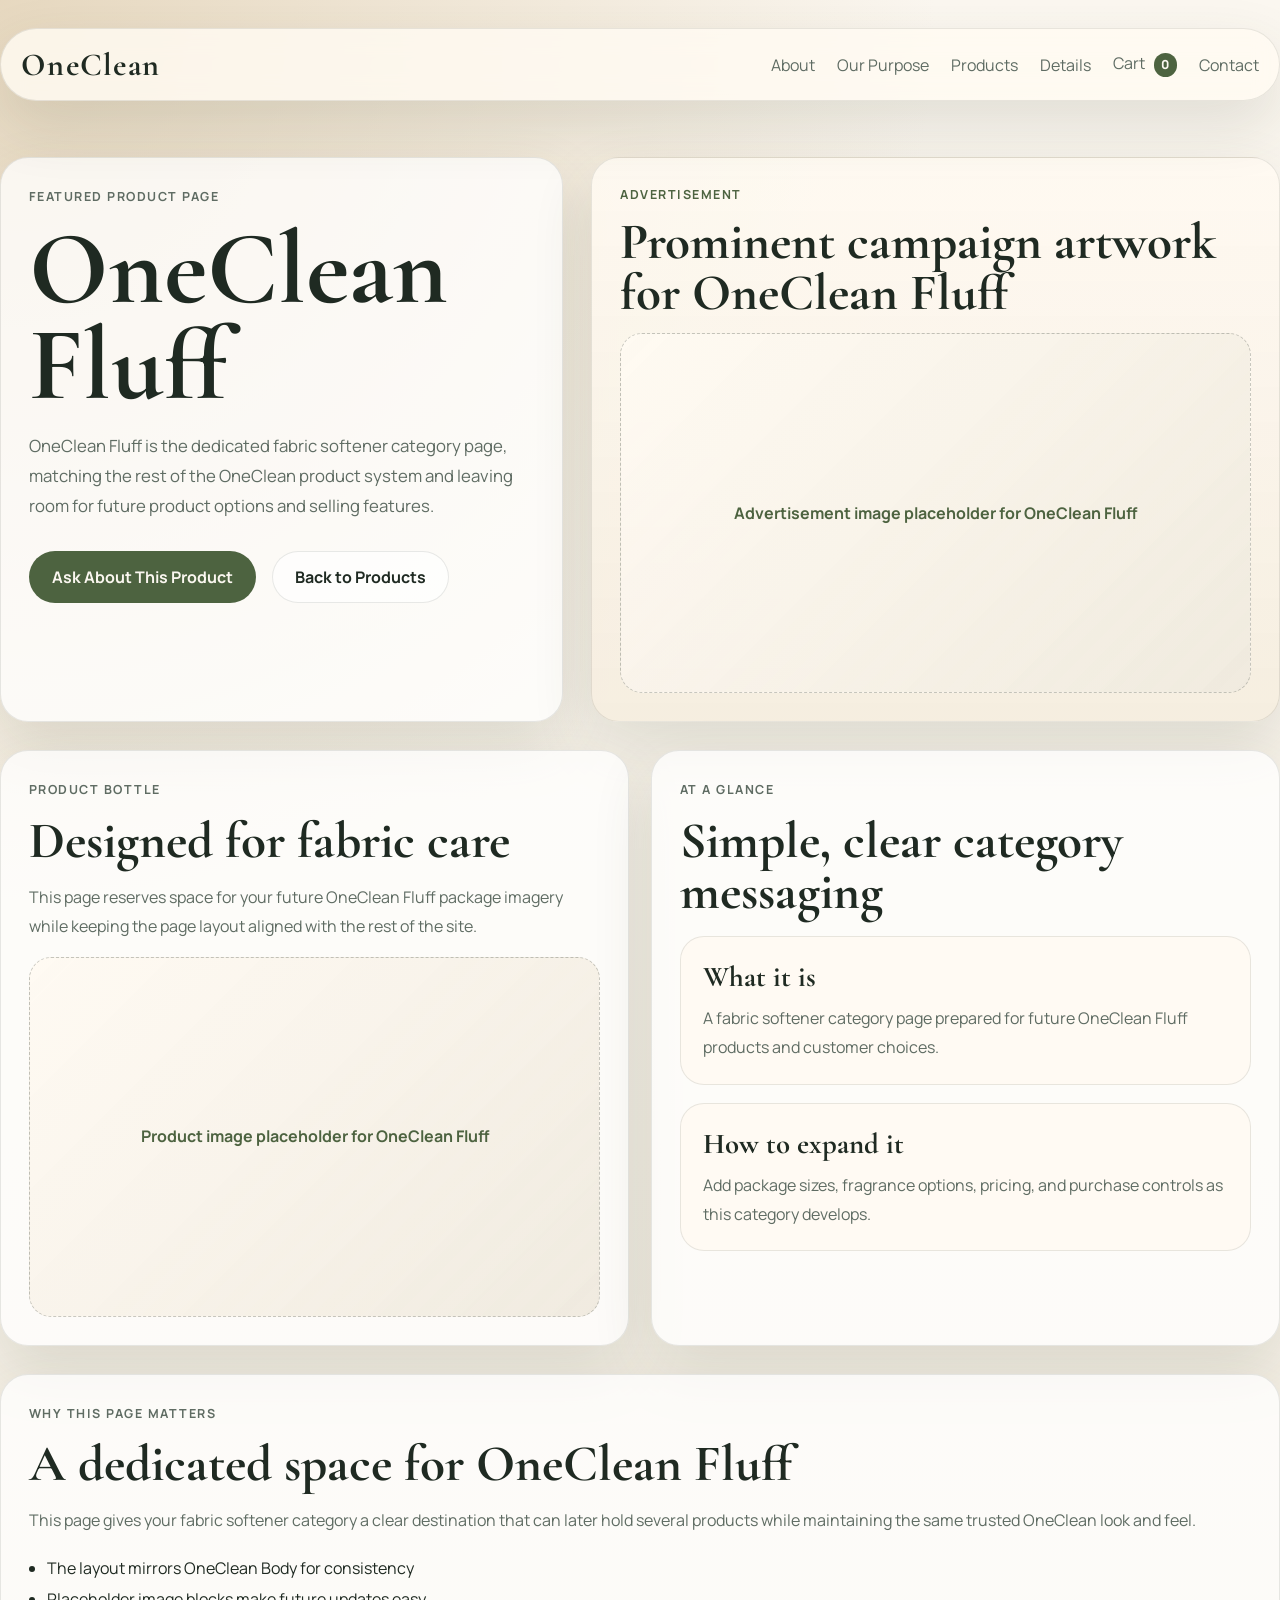
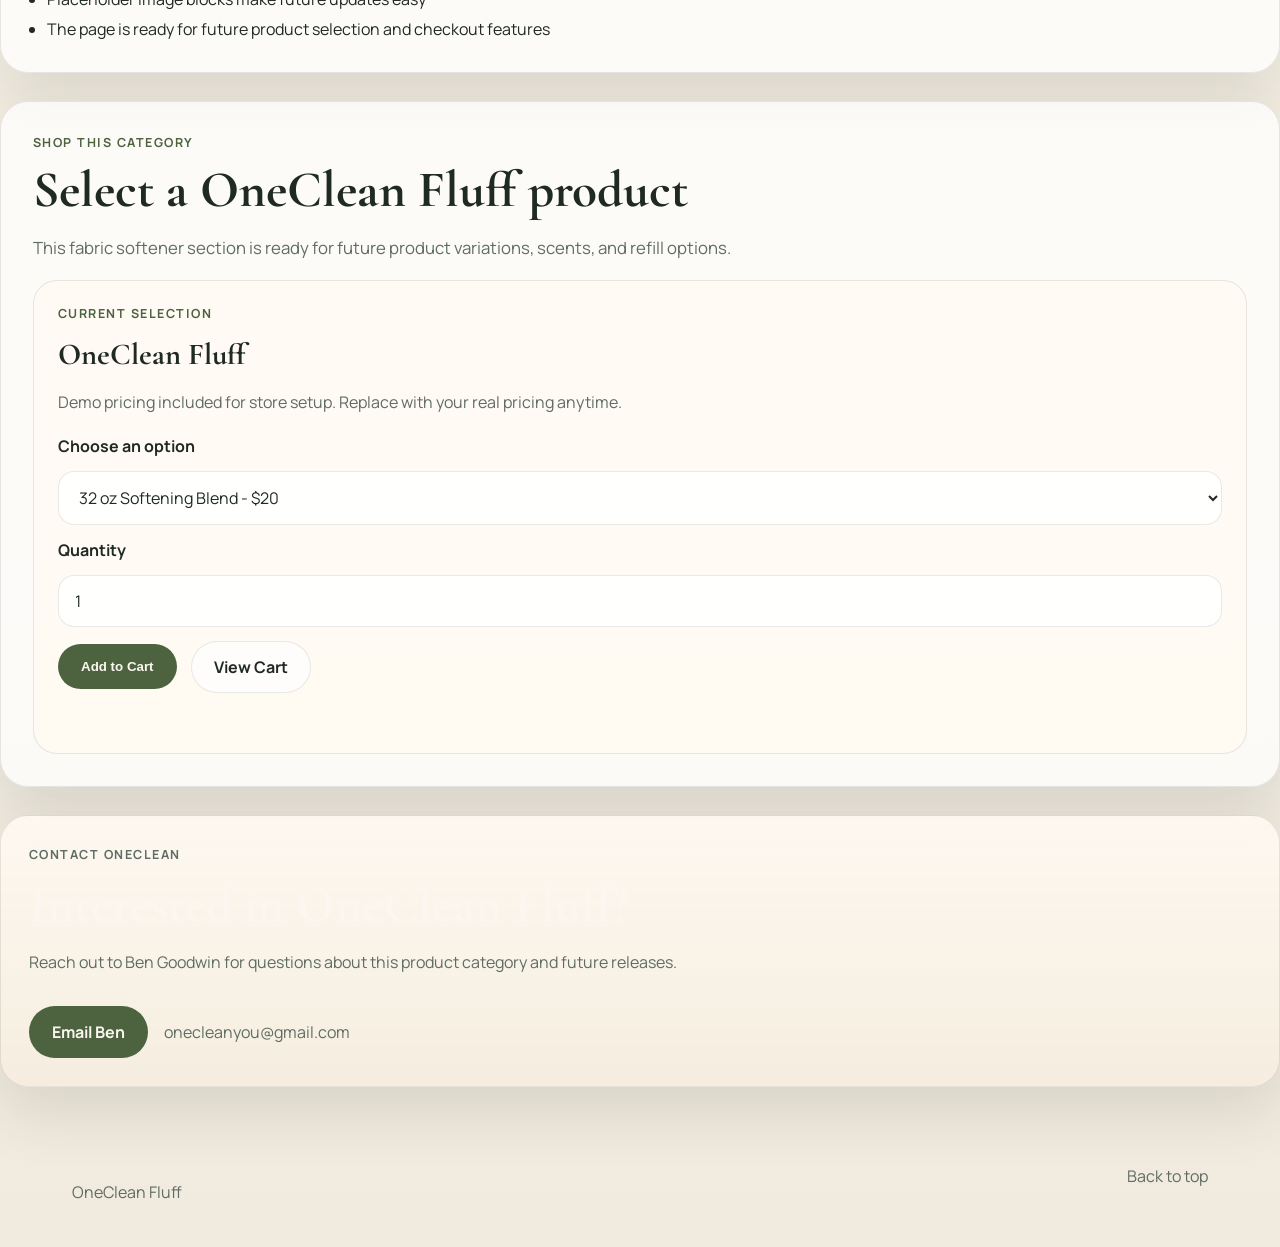
<file: fluff.html>
<!DOCTYPE html>
<html lang="en">
  <head>
    <meta charset="UTF-8" />
    <meta name="viewport" content="width=device-width, initial-scale=1.0" />
    <title>OneClean Fluff</title>
    <meta
      name="description"
      content="OneClean Fluff is the dedicated fabric softener category page from OneClean, ready for future products and images."
    />
    <link rel="preconnect" href="https://fonts.googleapis.com" />
    <link rel="preconnect" href="https://fonts.gstatic.com" crossorigin />
    <link
      href="https://fonts.googleapis.com/css2?family=Cormorant+Garamond:wght@500;600;700&family=Manrope:wght@400;500;600;700&display=swap"
      rel="stylesheet"
    />
    <link rel="stylesheet" href="styles.css" />
  </head>
  <body>
    <header class="product-page" id="top">
      <nav class="nav">
        <a class="brand" href="index.html">OneClean</a>
        <button class="nav-toggle" type="button" aria-expanded="false" aria-controls="nav-links">
          Menu
        </button>
        <div class="nav-links" id="nav-links">
          <a href="index.html#about">About</a>
          <a href="index.html#purpose">Our Purpose</a>
          <a href="index.html#products">Products</a>
          <a href="#details">Details</a>
          <a href="cart.html">Cart <span class="cart-count" data-cart-count>0</span></a>
          <a href="#contact">Contact</a>
        </div>
      </nav>

      <main class="product-page-grid">
        <section class="product-hero">
          <div class="product-hero-copy">
            <p class="eyebrow">Featured product page</p>
            <h1>OneClean Fluff</h1>
            <p class="product-summary">
              OneClean Fluff is the dedicated fabric softener category page,
              matching the rest of the OneClean product system and leaving room
              for future product options and selling features.
            </p>
            <div class="hero-actions">
              <a class="button button-primary" href="#contact">Ask About This Product</a>
              <a class="button button-secondary" href="index.html#products">Back to Products</a>
            </div>
          </div>
          <div class="product-ad-panel">
            <p class="eyebrow">Advertisement</p>
            <h2>Prominent campaign artwork for OneClean Fluff</h2>
            <div class="image-placeholder">Advertisement image placeholder for OneClean Fluff</div>
          </div>
        </section>

        <section class="product-detail-grid" id="details">
          <article class="product-bottle-panel">
            <p class="eyebrow">Product bottle</p>
            <h2>Designed for fabric care</h2>
            <p>
              This page reserves space for your future OneClean Fluff package
              imagery while keeping the page layout aligned with the rest of the site.
            </p>
            <div class="image-placeholder">Product image placeholder for OneClean Fluff</div>
          </article>
          <article class="product-details">
            <p class="eyebrow">At a glance</p>
            <h2>Simple, clear category messaging</h2>
            <div class="product-detail-card">
              <h3>What it is</h3>
              <p>
                A fabric softener category page prepared for future OneClean
                Fluff products and customer choices.
              </p>
            </div>
            <div class="product-detail-card">
              <h3>How to expand it</h3>
              <p>
                Add package sizes, fragrance options, pricing, and purchase
                controls as this category develops.
              </p>
            </div>
          </article>
        </section>

        <section class="product-story">
          <p class="eyebrow">Why this page matters</p>
          <h2>A dedicated space for OneClean Fluff</h2>
          <p>
            This page gives your fabric softener category a clear destination
            that can later hold several products while maintaining the same
            trusted OneClean look and feel.
          </p>
          <ul class="product-list">
            <li>The layout mirrors OneClean Body for consistency</li>
            <li>Placeholder image blocks make future updates easy</li>
            <li>The page is ready for future product selection and checkout features</li>
          </ul>
        </section>

        <section class="product-shop" id="shop">
          <p class="eyebrow">Shop This Category</p>
          <h2>Select a OneClean Fluff product</h2>
          <p class="product-summary">
            This fabric softener section is ready for future product variations,
            scents, and refill options.
          </p>
          <div class="shop-grid">
            <article class="shop-card">
              <p class="eyebrow">Current selection</p>
              <h3>OneClean Fluff</h3>
              <p class="shop-price-note">Demo pricing included for store setup. Replace with your real pricing anytime.</p>
              <form
                class="add-to-cart-form"
                data-category="Fabric Softener"
                data-product-base="OneClean Fluff"
              >
                <label class="shop-label" for="fluff-option">Choose an option</label>
                <select id="fluff-option" name="option" class="shop-input">
                  <option value="32 oz Softening Blend" data-price="20">32 oz Softening Blend - $20</option>
                  <option value="64 oz Refill" data-price="34">64 oz Refill - $34</option>
                </select>
                <label class="shop-label" for="fluff-quantity">Quantity</label>
                <input
                  id="fluff-quantity"
                  class="shop-input"
                  type="number"
                  name="quantity"
                  min="1"
                  max="12"
                  value="1"
                />
                <div class="shop-actions">
                  <button class="button button-primary" type="submit">Add to Cart</button>
                  <a class="button button-secondary" href="cart.html">View Cart</a>
                </div>
                <p class="shop-feedback" aria-live="polite"></p>
              </form>
            </article>
          </div>
        </section>

        <section class="product-cta section-dark" id="contact">
          <p class="eyebrow">Contact OneClean</p>
          <h2>Interested in OneClean Fluff?</h2>
          <p>Reach out to Ben Goodwin for questions about this product category and future releases.</p>
          <div class="contact-actions">
            <a class="button button-primary" href="mailto:onecleanyou@gmail.com">Email Ben</a>
            <p class="contact-note">onecleanyou@gmail.com</p>
          </div>
        </section>
      </main>
    </header>

    <footer class="footer">
      <p>OneClean Fluff</p>
      <a href="#top">Back to top</a>
    </footer>

    <script src="script.js"></script>
  </body>
</html>
</file>
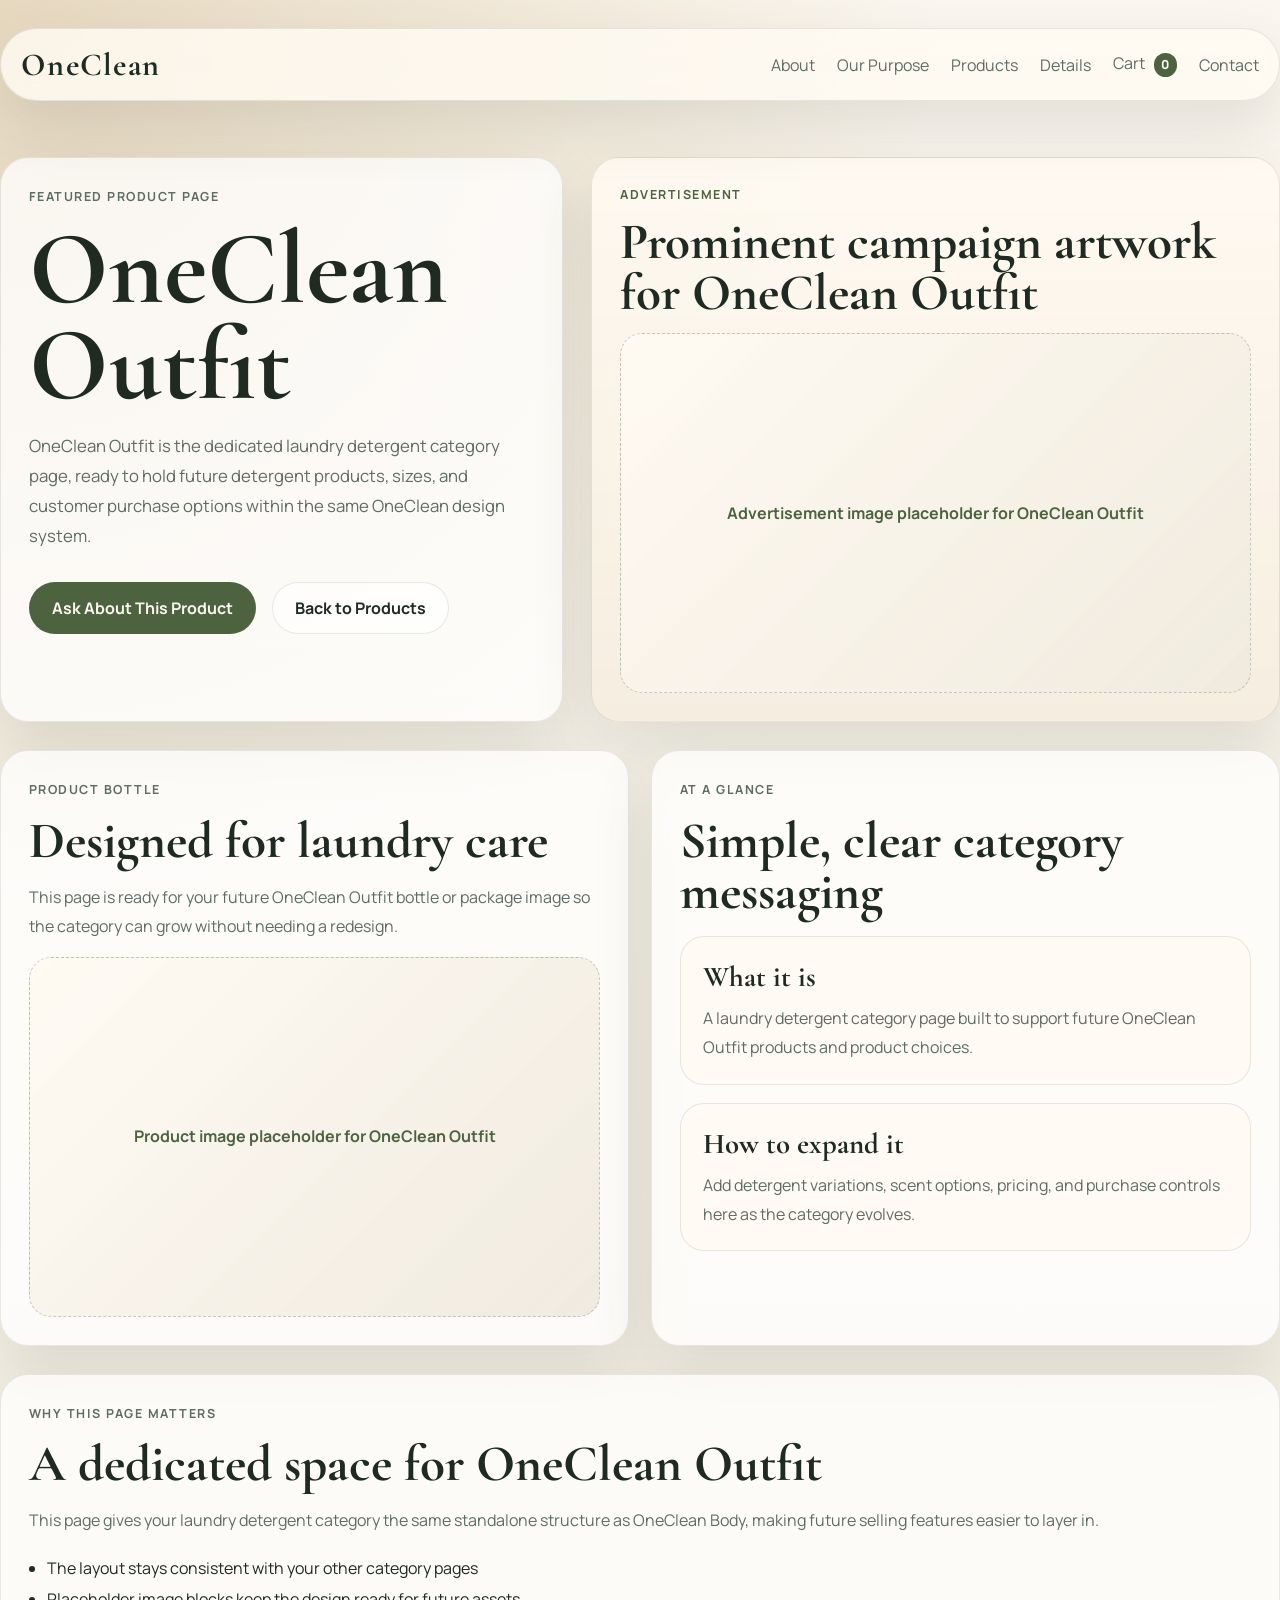
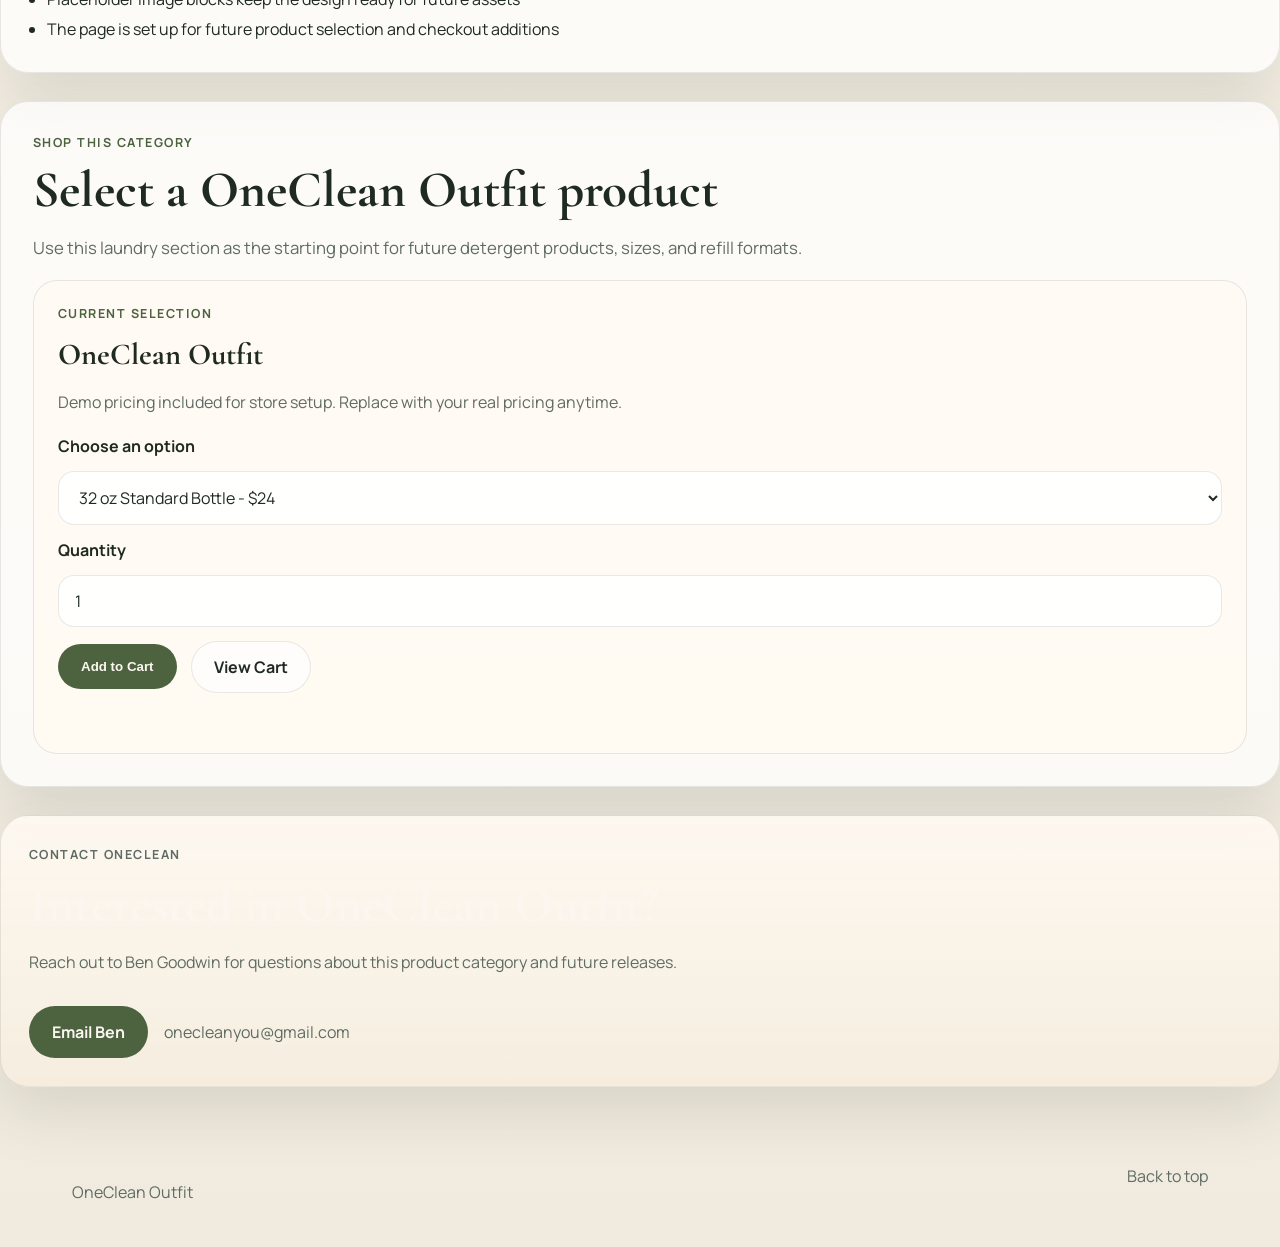
<file: outfit.html>
<!DOCTYPE html>
<html lang="en">
  <head>
    <meta charset="UTF-8" />
    <meta name="viewport" content="width=device-width, initial-scale=1.0" />
    <title>OneClean Outfit</title>
    <meta
      name="description"
      content="OneClean Outfit is the dedicated laundry detergent category page from OneClean, ready for future products and images."
    />
    <link rel="preconnect" href="https://fonts.googleapis.com" />
    <link rel="preconnect" href="https://fonts.gstatic.com" crossorigin />
    <link
      href="https://fonts.googleapis.com/css2?family=Cormorant+Garamond:wght@500;600;700&family=Manrope:wght@400;500;600;700&display=swap"
      rel="stylesheet"
    />
    <link rel="stylesheet" href="styles.css" />
  </head>
  <body>
    <header class="product-page" id="top">
      <nav class="nav">
        <a class="brand" href="index.html">OneClean</a>
        <button class="nav-toggle" type="button" aria-expanded="false" aria-controls="nav-links">
          Menu
        </button>
        <div class="nav-links" id="nav-links">
          <a href="index.html#about">About</a>
          <a href="index.html#purpose">Our Purpose</a>
          <a href="index.html#products">Products</a>
          <a href="#details">Details</a>
          <a href="cart.html">Cart <span class="cart-count" data-cart-count>0</span></a>
          <a href="#contact">Contact</a>
        </div>
      </nav>

      <main class="product-page-grid">
        <section class="product-hero">
          <div class="product-hero-copy">
            <p class="eyebrow">Featured product page</p>
            <h1>OneClean Outfit</h1>
            <p class="product-summary">
              OneClean Outfit is the dedicated laundry detergent category page,
              ready to hold future detergent products, sizes, and customer
              purchase options within the same OneClean design system.
            </p>
            <div class="hero-actions">
              <a class="button button-primary" href="#contact">Ask About This Product</a>
              <a class="button button-secondary" href="index.html#products">Back to Products</a>
            </div>
          </div>
          <div class="product-ad-panel">
            <p class="eyebrow">Advertisement</p>
            <h2>Prominent campaign artwork for OneClean Outfit</h2>
            <div class="image-placeholder">Advertisement image placeholder for OneClean Outfit</div>
          </div>
        </section>

        <section class="product-detail-grid" id="details">
          <article class="product-bottle-panel">
            <p class="eyebrow">Product bottle</p>
            <h2>Designed for laundry care</h2>
            <p>
              This page is ready for your future OneClean Outfit bottle or
              package image so the category can grow without needing a redesign.
            </p>
            <div class="image-placeholder">Product image placeholder for OneClean Outfit</div>
          </article>
          <article class="product-details">
            <p class="eyebrow">At a glance</p>
            <h2>Simple, clear category messaging</h2>
            <div class="product-detail-card">
              <h3>What it is</h3>
              <p>
                A laundry detergent category page built to support future
                OneClean Outfit products and product choices.
              </p>
            </div>
            <div class="product-detail-card">
              <h3>How to expand it</h3>
              <p>
                Add detergent variations, scent options, pricing, and purchase
                controls here as the category evolves.
              </p>
            </div>
          </article>
        </section>

        <section class="product-story">
          <p class="eyebrow">Why this page matters</p>
          <h2>A dedicated space for OneClean Outfit</h2>
          <p>
            This page gives your laundry detergent category the same standalone
            structure as OneClean Body, making future selling features easier to
            layer in.
          </p>
          <ul class="product-list">
            <li>The layout stays consistent with your other category pages</li>
            <li>Placeholder image blocks keep the design ready for future assets</li>
            <li>The page is set up for future product selection and checkout additions</li>
          </ul>
        </section>

        <section class="product-shop" id="shop">
          <p class="eyebrow">Shop This Category</p>
          <h2>Select a OneClean Outfit product</h2>
          <p class="product-summary">
            Use this laundry section as the starting point for future detergent
            products, sizes, and refill formats.
          </p>
          <div class="shop-grid">
            <article class="shop-card">
              <p class="eyebrow">Current selection</p>
              <h3>OneClean Outfit</h3>
              <p class="shop-price-note">Demo pricing included for store setup. Replace with your real pricing anytime.</p>
              <form
                class="add-to-cart-form"
                data-category="Laundry Detergent"
                data-product-base="OneClean Outfit"
              >
                <label class="shop-label" for="outfit-option">Choose an option</label>
                <select id="outfit-option" name="option" class="shop-input">
                  <option value="32 oz Standard Bottle" data-price="24">32 oz Standard Bottle - $24</option>
                  <option value="64 oz Refill" data-price="38">64 oz Refill - $38</option>
                </select>
                <label class="shop-label" for="outfit-quantity">Quantity</label>
                <input
                  id="outfit-quantity"
                  class="shop-input"
                  type="number"
                  name="quantity"
                  min="1"
                  max="12"
                  value="1"
                />
                <div class="shop-actions">
                  <button class="button button-primary" type="submit">Add to Cart</button>
                  <a class="button button-secondary" href="cart.html">View Cart</a>
                </div>
                <p class="shop-feedback" aria-live="polite"></p>
              </form>
            </article>
          </div>
        </section>

        <section class="product-cta section-dark" id="contact">
          <p class="eyebrow">Contact OneClean</p>
          <h2>Interested in OneClean Outfit?</h2>
          <p>Reach out to Ben Goodwin for questions about this product category and future releases.</p>
          <div class="contact-actions">
            <a class="button button-primary" href="mailto:onecleanyou@gmail.com">Email Ben</a>
            <p class="contact-note">onecleanyou@gmail.com</p>
          </div>
        </section>
      </main>
    </header>

    <footer class="footer">
      <p>OneClean Outfit</p>
      <a href="#top">Back to top</a>
    </footer>

    <script src="script.js"></script>
  </body>
</html>
</file>
<file: styles.css>
:root {
  --bg: #f6f1e7;
  --surface: rgba(255, 255, 255, 0.72);
  --surface-strong: #fffaf2;
  --ink: #1f2a22;
  --muted: #5f6c63;
  --accent: #7f9a65;
  --accent-deep: #4d6340;
  --sand: #dcc8a6;
  --line: rgba(31, 42, 34, 0.1);
  --shadow: 0 24px 60px rgba(61, 72, 49, 0.14);
}

* {
  box-sizing: border-box;
}

html {
  scroll-behavior: smooth;
}

body {
  margin: 0;
  font-family: "Manrope", sans-serif;
  color: var(--ink);
  background:
    radial-gradient(circle at top left, rgba(220, 200, 166, 0.65), transparent 30%),
    linear-gradient(180deg, #fbf7f0 0%, var(--bg) 40%, #f0eadf 100%);
}

a {
  color: inherit;
  text-decoration: none;
}

.hero,
.section,
.footer {
  padding-left: min(6vw, 72px);
  padding-right: min(6vw, 72px);
}

.hero {
  min-height: 100vh;
  padding-top: 28px;
  padding-bottom: 56px;
}

.nav {
  display: flex;
  align-items: center;
  justify-content: space-between;
  gap: 24px;
  position: sticky;
  top: 20px;
  z-index: 10;
  margin-bottom: 56px;
  padding: 16px 20px;
  border: 1px solid var(--line);
  border-radius: 999px;
  background: rgba(255, 250, 242, 0.82);
  backdrop-filter: blur(12px);
  box-shadow: var(--shadow);
}

.brand,
h1,
h2,
h3 {
  font-family: "Cormorant Garamond", serif;
}

.brand {
  font-size: 2rem;
  font-weight: 700;
  letter-spacing: 0.04em;
}

.nav-toggle {
  display: none;
  border: 0;
  background: transparent;
  color: var(--ink);
  font: inherit;
  font-weight: 700;
  cursor: pointer;
}

.nav-links {
  display: flex;
  align-items: center;
  gap: 22px;
  color: var(--muted);
}

.cart-count {
  display: inline-flex;
  align-items: center;
  justify-content: center;
  min-width: 1.45rem;
  height: 1.45rem;
  margin-left: 6px;
  padding: 0 6px;
  border-radius: 999px;
  background: var(--accent-deep);
  color: #fbf7f0;
  font-size: 0.78rem;
  font-weight: 800;
}

.hero-content {
  display: grid;
  grid-template-columns: 1.2fr 0.8fr;
  gap: 36px;
  align-items: center;
}

.hero-copy {
  max-width: 680px;
}

.eyebrow {
  margin: 0 0 14px;
  color: var(--accent-deep);
  text-transform: uppercase;
  letter-spacing: 0.12em;
  font-size: 0.78rem;
  font-weight: 700;
}

h1 {
  margin: 0;
  font-size: clamp(3.5rem, 9vw, 6.5rem);
  line-height: 0.92;
}

.hero-text,
.section-text,
.info-card p,
.ingredient-item p,
.step-card p,
.contact-note,
.hero-card p {
  color: var(--muted);
  line-height: 1.7;
}

.hero-text {
  max-width: 560px;
  margin: 24px 0 0;
  font-size: 1.08rem;
}

.hero-actions,
.contact-actions {
  display: flex;
  align-items: center;
  gap: 16px;
  flex-wrap: wrap;
  margin-top: 30px;
}

.button {
  display: inline-flex;
  align-items: center;
  justify-content: center;
  padding: 14px 22px;
  border-radius: 999px;
  border: 1px solid transparent;
  font-weight: 700;
  transition: transform 180ms ease, background-color 180ms ease, color 180ms ease;
}

.button:hover,
.button:focus-visible {
  transform: translateY(-1px);
}

.button-primary {
  background: var(--accent-deep);
  color: #fbf7f0;
}

.button-secondary {
  border-color: var(--line);
  background: rgba(255, 255, 255, 0.65);
}

.hero-card,
.info-card,
.step-card,
.ingredient-panel,
.contact-panel {
  border: 1px solid var(--line);
  box-shadow: var(--shadow);
}

.hero-card {
  padding: 30px;
  border-radius: 28px;
  background: linear-gradient(180deg, rgba(255, 250, 242, 0.88), rgba(245, 237, 223, 0.94));
}

.card-label,
.step-number {
  display: inline-block;
  color: var(--accent-deep);
  font-weight: 800;
  letter-spacing: 0.08em;
}

.hero-card h2,
.section-heading h2,
.split-layout h2,
.contact-panel h2,
.product-hero-copy h2,
.product-ad-panel h2,
.product-bottle-panel h2,
.product-details h2,
.product-shop h2,
.product-story h2,
.cart-panel h2,
.checkout-panel h2,
.product-cta h2 {
  margin: 8px 0 14px;
  font-size: clamp(2.2rem, 4vw, 3.2rem);
  line-height: 1;
}

.feature-list {
  margin: 18px 0 0;
  padding-left: 18px;
  color: var(--ink);
  line-height: 1.9;
}

.section {
  padding-top: 88px;
  padding-bottom: 88px;
}

.section-light {
  background: transparent;
}

.section-accent {
  background: rgba(255, 250, 242, 0.55);
}

.section-purpose {
  background:
    linear-gradient(180deg, rgba(255, 250, 242, 0.7), rgba(246, 241, 231, 0.92)),
    radial-gradient(circle at top right, rgba(127, 154, 101, 0.18), transparent 28%);
}

.section-dark {
  background: linear-gradient(135deg, #2d3b2e, #415441);
  color: #fbf7f0;
}

.section-heading {
  max-width: 720px;
  margin-bottom: 34px;
}

.grid {
  display: grid;
  gap: 24px;
}

.grid-three {
  grid-template-columns: repeat(3, minmax(0, 1fr));
}

.info-card,
.step-card {
  padding: 26px;
  border-radius: 24px;
  background: var(--surface);
  backdrop-filter: blur(10px);
}

.info-card h3,
.step-card h3,
.ingredient-item h3 {
  margin: 14px 0 10px;
  font-size: 1.9rem;
}

.split-layout {
  display: grid;
  grid-template-columns: 1fr 1fr;
  gap: 30px;
  align-items: start;
}

.purpose-layout {
  display: grid;
  grid-template-columns: 0.8fr 1.2fr;
  gap: 30px;
  align-items: start;
}

.purpose-heading {
  margin-bottom: 0;
}

.purpose-card {
  padding: 30px;
  border: 1px solid var(--line);
  border-radius: 28px;
  background: rgba(255, 255, 255, 0.72);
  box-shadow: var(--shadow);
}

.purpose-card p {
  margin: 0 0 18px;
  color: var(--muted);
  line-height: 1.8;
}

.purpose-priorities {
  margin: 24px 0;
  padding: 20px;
  border-radius: 24px;
  background: rgba(255, 250, 242, 0.84);
  border: 1px solid var(--line);
}

.purpose-label {
  margin-bottom: 12px;
  color: var(--ink);
  font-weight: 700;
}

.purpose-close {
  margin-bottom: 0;
  color: var(--ink);
  font-weight: 600;
}

.ingredient-panel {
  display: grid;
  gap: 18px;
  padding: 24px;
  border-radius: 28px;
  background: var(--surface-strong);
}

.featured-product {
  margin-top: 28px;
  padding: 20px;
  border: 1px solid var(--line);
  border-radius: 28px;
  background: rgba(255, 255, 255, 0.62);
  box-shadow: var(--shadow);
}

.featured-copy h3 {
  margin: 8px 0 12px;
  font-size: clamp(2rem, 4vw, 2.8rem);
}

.featured-ad-image,
.product-thumb {
  display: block;
  width: 100%;
  object-fit: cover;
}

.featured-ad-image {
  margin-top: 18px;
  min-height: 320px;
  max-height: 560px;
  border-radius: 22px;
  box-shadow: var(--shadow);
}

.ingredient-item {
  padding-bottom: 12px;
  border-bottom: 1px solid var(--line);
}

.product-item-header {
  display: grid;
  grid-template-columns: minmax(0, 1fr) 110px;
  gap: 18px;
  align-items: center;
}

.product-thumb {
  aspect-ratio: 4 / 5;
  border-radius: 20px;
  border: 1px solid var(--line);
}

.ingredient-item:last-child {
  padding-bottom: 0;
  border-bottom: 0;
}

.step-number {
  font-size: 0.9rem;
}

.contact-panel {
  display: grid;
  grid-template-columns: 1.1fr 0.9fr;
  gap: 24px;
  padding: 32px;
  border-radius: 30px;
  background: rgba(255, 255, 255, 0.08);
}

.contact-note {
  margin: 0;
  color: rgba(251, 247, 240, 0.78);
}

.product-page {
  min-height: 100vh;
  padding-top: 28px;
  padding-bottom: 56px;
}

.product-page-grid {
  display: grid;
  gap: 28px;
}

.product-hero {
  display: grid;
  grid-template-columns: 0.9fr 1.1fr;
  gap: 28px;
  align-items: stretch;
}

.product-hero-copy,
.product-story,
.product-details,
.product-cta,
.product-ad-panel,
.product-bottle-panel {
  padding: 28px;
  border: 1px solid var(--line);
  border-radius: 28px;
  box-shadow: var(--shadow);
}

.product-hero-copy,
.product-story,
.product-details,
.product-bottle-panel {
  background: rgba(255, 255, 255, 0.74);
}

.product-ad-panel,
.product-cta {
  background: linear-gradient(180deg, rgba(255, 250, 242, 0.88), rgba(245, 237, 223, 0.94));
}

.product-summary,
.product-story p,
.product-hero-copy p,
.product-bottle-panel p,
.product-details p,
.product-cta p {
  color: var(--muted);
  line-height: 1.8;
}

.product-summary {
  font-size: 1.05rem;
}

.product-ad-image-large,
.product-image {
  display: block;
  width: 100%;
  object-fit: cover;
  border-radius: 22px;
}

.image-placeholder {
  display: grid;
  place-items: center;
  width: 100%;
  min-height: 360px;
  padding: 24px;
  border: 1px dashed rgba(31, 42, 34, 0.24);
  border-radius: 22px;
  background:
    linear-gradient(135deg, rgba(255, 250, 242, 0.92), rgba(240, 234, 223, 0.96)),
    repeating-linear-gradient(
      -45deg,
      rgba(127, 154, 101, 0.08),
      rgba(127, 154, 101, 0.08) 12px,
      transparent 12px,
      transparent 24px
    );
  color: var(--accent-deep);
  text-align: center;
  line-height: 1.7;
  font-weight: 700;
}

.product-ad-image-large {
  min-height: 360px;
}

.product-ad-image-compact {
  max-width: 50%;
  min-height: auto;
  margin: 0 auto;
}

.product-image {
  max-width: 340px;
  margin: 22px auto 0;
  border: 1px solid var(--line);
}

.product-detail-grid {
  display: grid;
  grid-template-columns: repeat(2, minmax(0, 1fr));
  gap: 22px;
}

.product-detail-card {
  margin-top: 18px;
  padding: 22px;
  border-radius: 24px;
  border: 1px solid var(--line);
  background: rgba(255, 250, 242, 0.84);
}

.product-detail-card h3 {
  margin: 0 0 10px;
  font-size: 1.8rem;
}

.product-detail-card p {
  margin: 0;
}

.product-list {
  margin: 18px 0 0;
  padding-left: 18px;
  color: var(--ink);
  line-height: 1.9;
}

.product-shop,
.cart-panel,
.checkout-panel,
.cart-empty,
.product-info-section {
  padding: 32px;
  border: 1px solid var(--line);
  border-radius: 28px;
  background: rgba(255, 255, 255, 0.74);
  box-shadow: var(--shadow);
}

.shop-grid,
.cart-layout,
.product-info-grid {
  display: grid;
  gap: 24px;
}

.cart-layout {
  grid-template-columns: 1.15fr 0.85fr;
  align-items: start;
}

.product-info-grid {
  grid-template-columns: repeat(3, minmax(0, 1fr));
  margin-top: 22px;
}

.shop-card,
.cart-item,
.checkout-summary,
.product-info-card {
  padding: 24px;
  border: 1px solid var(--line);
  border-radius: 24px;
  background: rgba(255, 250, 242, 0.88);
}

.shop-card h3,
.cart-item h3,
.checkout-summary h3,
.product-info-card h3 {
  margin: 0 0 10px;
  font-size: 1.9rem;
}

.product-info-card p {
  margin: 0;
  color: var(--muted);
  line-height: 1.8;
}

.product-info-card-warning {
  background: rgba(255, 245, 235, 0.92);
}

.shop-price-note,
.checkout-note,
.cart-item-meta,
.cart-item-total {
  color: var(--muted);
  line-height: 1.7;
}

.add-to-cart-form,
.checkout-form {
  display: grid;
  gap: 14px;
  margin-top: 18px;
}

.shop-label,
.checkout-label {
  font-weight: 700;
  color: var(--ink);
}

.shop-input,
.checkout-input,
.cart-quantity-input {
  width: 100%;
  padding: 14px 16px;
  border: 1px solid var(--line);
  border-radius: 16px;
  background: rgba(255, 255, 255, 0.9);
  color: var(--ink);
  font: inherit;
}

.shop-actions,
.checkout-actions,
.cart-actions {
  display: flex;
  gap: 14px;
  flex-wrap: wrap;
  align-items: center;
}

.shop-feedback {
  min-height: 1.4rem;
  margin: 0;
  color: var(--accent-deep);
  font-weight: 700;
}

.cart-items {
  display: grid;
  gap: 18px;
}

.cart-item {
  display: grid;
  gap: 14px;
}

.cart-item-header,
.cart-item-controls,
.cart-totals-row {
  display: flex;
  justify-content: space-between;
  gap: 16px;
  align-items: center;
}

.cart-item-controls {
  flex-wrap: wrap;
}

.cart-quantity-input {
  max-width: 90px;
}

.text-button {
  border: 0;
  background: transparent;
  color: var(--accent-deep);
  font: inherit;
  font-weight: 800;
  cursor: pointer;
  padding: 0;
}

.cart-totals {
  display: grid;
  gap: 12px;
  margin-top: 18px;
}

.cart-total-strong {
  font-weight: 800;
}

.checkout-input[type="textarea"],
.checkout-input textarea {
  min-height: 120px;
}

.checkout-input-message {
  min-height: 120px;
  resize: vertical;
}

.cart-empty {
  text-align: center;
}

.product-video {
  display: block;
  width: 100%;
  margin-top: 20px;
  border-radius: 22px;
  box-shadow: var(--shadow);
  background: #000;
}

.footer {
  display: flex;
  justify-content: space-between;
  gap: 18px;
  padding-top: 22px;
  padding-bottom: 28px;
  color: var(--muted);
}

@media (max-width: 900px) {
  .hero-content,
  .purpose-layout,
  .product-hero,
  .product-detail-grid,
  .cart-layout,
  .product-info-grid,
  .split-layout,
  .contact-panel,
  .grid-three {
    grid-template-columns: 1fr;
  }

  .nav {
    align-items: flex-start;
    flex-wrap: wrap;
    border-radius: 28px;
  }

  .nav-toggle {
    display: inline-flex;
  }

  .nav-links {
    display: none;
    width: 100%;
    flex-direction: column;
    align-items: flex-start;
    padding-top: 12px;
  }

  .nav-links.is-open {
    display: flex;
  }

  .hero {
    min-height: auto;
  }

  h1 {
    font-size: clamp(3rem, 15vw, 4.6rem);
  }

  .product-item-header {
    grid-template-columns: 1fr;
  }

  .product-thumb {
    max-width: 180px;
  }

  .product-image {
    max-width: 220px;
  }

  .product-ad-image-compact {
    max-width: 100%;
  }
}

@media (max-width: 560px) {
  .hero,
  .section,
  .footer {
    padding-left: 20px;
    padding-right: 20px;
  }

  .nav {
    top: 12px;
    margin-bottom: 40px;
  }

  .hero-card,
  .info-card,
  .step-card,
  .product-hero-copy,
  .product-story,
  .product-details,
  .product-cta,
  .product-ad-panel,
  .product-bottle-panel,
  .ingredient-panel,
  .contact-panel {
    border-radius: 22px;
  }
}
</file>
